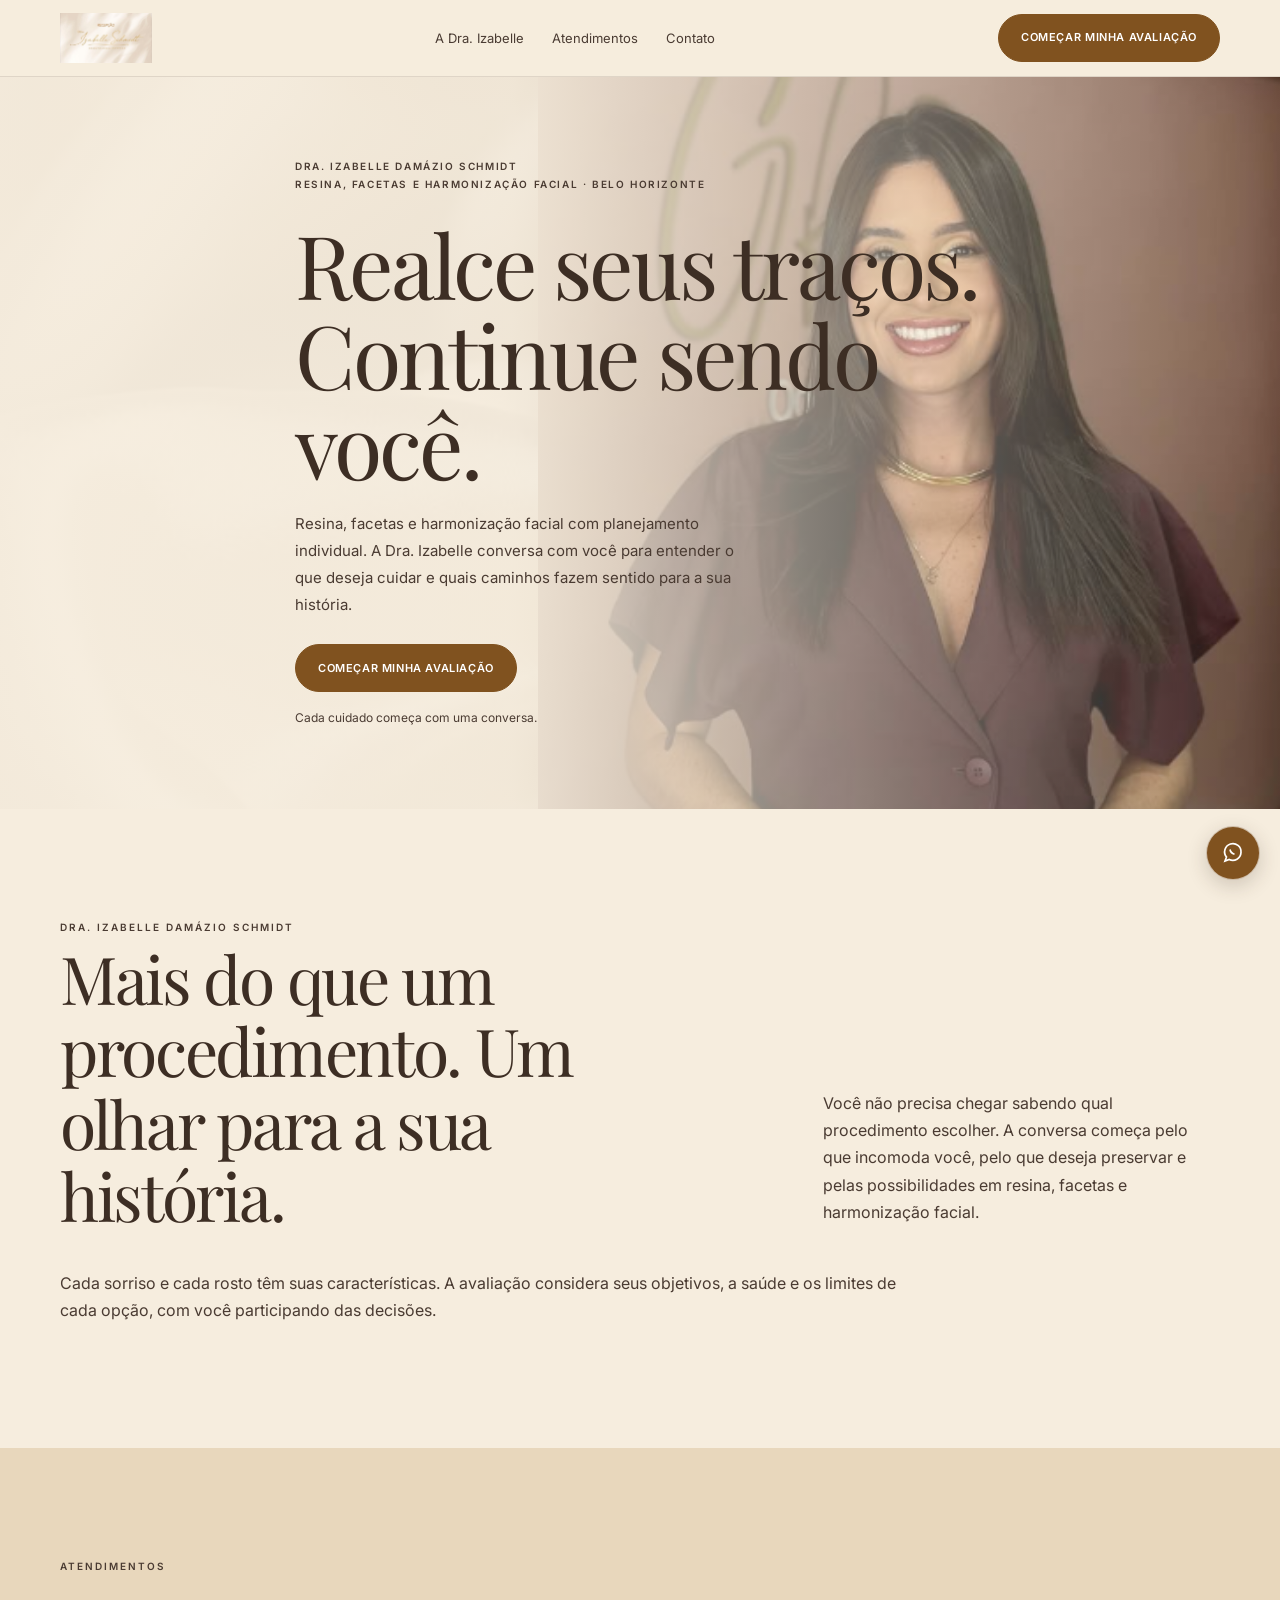
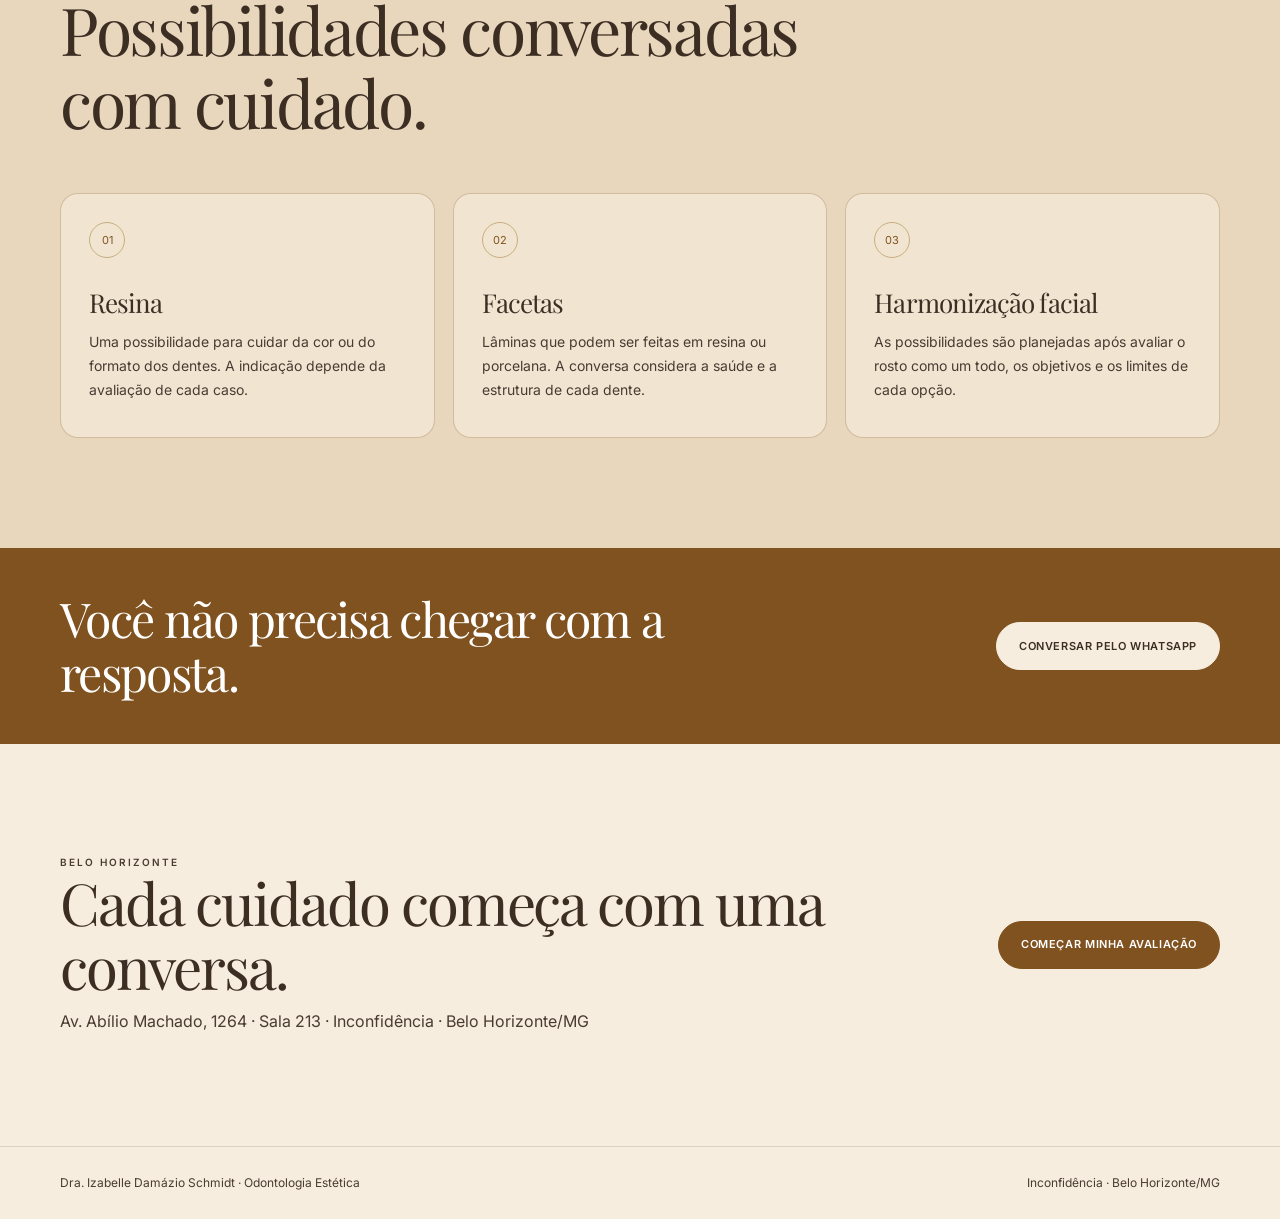
<file: landing-page.html>
<!doctype html>
<html lang="pt-BR">
<head>
  <meta charset="utf-8">
  <meta name="viewport" content="width=device-width, initial-scale=1">
  <meta name="theme-color" content="#F6EDDE">
  <title>Dra. Izabelle Damázio Schmidt | Odontologia Estética</title>
  <meta name="description" content="Resina, facetas e harmonização facial em Belo Horizonte. Conheça a Dra. Izabelle e converse sobre uma avaliação.">
  <link rel="preconnect" href="https://fonts.googleapis.com">
  <link rel="preconnect" href="https://fonts.gstatic.com" crossorigin>
  <link href="https://fonts.googleapis.com/css2?family=Inter:wght@400;500;600;700&family=Playfair+Display:wght@400;500;600&display=swap" rel="stylesheet">
  <style>
    :root{--cream:#F6EDDE;--sand:#E8D7BC;--coffee:#3D2E24;--body:#4A3B32;--bronze:#80521F;--line:#C7AD7D;--serif:"Playfair Display",Georgia,serif;--sans:Inter,Arial,sans-serif;--wrap:1160px}
    *{box-sizing:border-box}
    html{scroll-behavior:smooth;scroll-padding-top:88px}
    body{margin:0;background:var(--cream);color:var(--body);font:400 16px/1.7 var(--sans);-webkit-font-smoothing:antialiased}
    img{display:block;max-width:100%}
    a{color:inherit}
    .wrap{width:min(var(--wrap),calc(100% - 48px));margin-inline:auto}
    .eyebrow{margin:0 0 18px;color:var(--body);font-size:10px;font-weight:600;letter-spacing:.2em;text-transform:uppercase}
    h1,h2,h3,p{margin-top:0}
    .serif{font-family:var(--serif);font-weight:400;letter-spacing:-.035em;color:var(--coffee)}
    .site-header{position:sticky;top:0;z-index:20;background:rgba(246,237,222,.94);border-bottom:1px solid rgba(61,46,36,.12);backdrop-filter:blur(10px)}
    .header-inner{min-height:76px;display:flex;align-items:center;justify-content:space-between;gap:20px}
    .brand{display:flex;align-items:center;text-decoration:none}
    .brand img{width:92px;height:50px;object-fit:contain;object-position:left center}
    .nav{display:flex;align-items:center;gap:28px}
    .nav a{color:var(--body);font-size:13px;text-decoration:none}
    .nav a:hover,.nav a:focus-visible{color:var(--bronze);text-decoration:underline;text-underline-offset:5px}
    .header-cta,.button{display:inline-flex;align-items:center;justify-content:center;min-height:48px;padding:0 22px;border:1px solid var(--bronze);border-radius:999px;background:var(--bronze);color:#fff;text-decoration:none;font:600 11px/1.2 var(--sans);letter-spacing:.055em;text-transform:uppercase;transition:transform .2s,background-color .2s}
    .header-cta:hover,.button:hover{background:#684117;transform:translateY(-1px)}
    .menu-toggle{display:none;width:44px;height:44px;border:1px solid var(--line);border-radius:50%;background:transparent;color:var(--coffee);font-size:20px}
    .hero{position:relative;isolation:isolate;overflow:hidden;min-height:650px;display:grid;align-items:center;padding:56px 0;background:var(--cream) url("./assets/tecido-perolado.jpg") center/cover no-repeat}
    .hero:before{position:absolute;inset:0;z-index:-1;background:linear-gradient(90deg,rgba(246,237,222,.96) 0%,rgba(246,237,222,.92) 40%,rgba(246,237,222,.54) 63%,rgba(246,237,222,.04) 100%);content:""}
    .hero-photo{position:absolute;inset:0 0 0 auto;z-index:-2;width:58%;height:100%;overflow:hidden}
    .hero-photo img{width:100%;height:100%;object-fit:cover;object-position:center 22%}
    .hero-content{max-width:690px;padding:24px 0}
    .hero-kicker{max-width:420px;margin:0 0 26px;font-size:10px;font-weight:600;line-height:1.8;letter-spacing:.16em;text-transform:uppercase;color:var(--body)}
    .hero-kicker span{display:block}
    .hero h1{max-width:710px;margin:0 0 22px;font-size:clamp(48px,7.4vw,88px);line-height:1.02}
    .hero h1 span{display:block}
    .hero h1 em{font-style:normal}
    .hero-copy{max-width:440px;margin:0 0 26px;font-size:15px;line-height:1.8}
    .hero-note{margin:16px 0 0;font-size:12px}
    .section{padding:clamp(64px,9vw,110px) 0}
    .section--sand{background:var(--sand)}
    .intro-grid{display:grid;grid-template-columns:minmax(0,1.25fr) minmax(280px,.75fr);gap:clamp(40px,8vw,110px);align-items:end}
    .intro-grid h2{max-width:750px;margin:0;font-size:clamp(38px,5.4vw,66px);line-height:1.1}
    .intro-grid p{max-width:430px;margin:0 0 6px}
    .story-copy{max-width:850px;margin-top:38px}
    .story-copy p{margin:0 0 14px}
    .cards{display:grid;grid-template-columns:repeat(3,minmax(0,1fr));gap:18px;margin-top:38px}
    .card{min-height:245px;padding:28px;border:1px solid rgba(128,82,31,.28);border-radius:18px;background:rgba(246,237,222,.64)}
    .card-number{display:grid;width:36px;height:36px;place-items:center;margin-bottom:30px;border:1px solid var(--line);border-radius:50%;color:var(--bronze);font-size:11px}
    .card h3{margin-bottom:12px;font-size:26px;line-height:1.15}
    .card p{margin:0;font-size:14px}
    .conversation{padding:44px 0;background:var(--bronze);color:#fff}
    .conversation-inner{display:flex;align-items:center;justify-content:space-between;gap:28px}
    .conversation h2{max-width:650px;margin:0;color:#fff;font-size:clamp(30px,4vw,48px);line-height:1.12}
    .conversation .button{flex:0 0 auto;background:var(--cream);border-color:var(--cream);color:var(--coffee)}
    .conversation .button:hover{background:#fff}
    .contact-grid{display:grid;grid-template-columns:1fr auto;gap:30px;align-items:center}
    .contact-grid h2{margin:0 0 10px;font-size:clamp(38px,5vw,58px);line-height:1.1}
    .contact-grid p{margin:0}
    .site-footer{padding:26px 0;border-top:1px solid rgba(61,46,36,.14);font-size:12px}
    .footer-inner{display:flex;justify-content:space-between;gap:20px;flex-wrap:wrap}
    .footer-inner p{margin:0}
    .wa-float{position:fixed;right:20px;bottom:20px;z-index:25;display:grid;width:54px;height:54px;place-items:center;border:1px solid rgba(255,255,255,.6);border-radius:50%;background:var(--bronze);color:#fff;text-decoration:none;box-shadow:0 6px 20px rgba(61,46,36,.2)}
    .wa-float svg{width:24px;height:24px;fill:none;stroke:currentColor;stroke-width:1.7}
    a:focus-visible,button:focus-visible{outline:3px solid #9B6D31;outline-offset:4px}
    @media(max-width:760px){
      .wrap{width:calc(100% - 40px)}
      .header-inner{min-height:66px}
      .brand img{width:78px;height:44px}
      .menu-toggle{display:grid;place-items:center}
      .header-cta{display:none}
      .nav{position:absolute;top:100%;left:0;right:0;display:none;align-items:stretch;gap:0;padding:8px 20px 18px;border-bottom:1px solid rgba(61,46,36,.12);background:var(--cream)}
      .nav.is-open{display:flex;flex-direction:column}
      .nav a{padding:12px 0;border-bottom:1px solid rgba(61,46,36,.1)}
      .nav a:last-child{border:0}
      .hero{display:flex;flex-direction:column;align-items:stretch;min-height:0;padding:0 0 50px;background-size:100% auto;background-repeat:repeat-y}
      .hero:before{background:linear-gradient(180deg,rgba(246,237,222,.05) 0%,rgba(246,237,222,.08) 47%,rgba(246,237,222,.92) 100%)}
      .hero-photo{position:relative;inset:auto;width:100%;height:auto;aspect-ratio:1.4/1;margin:0 0 22px}
      .hero-photo img{object-position:center 20%}
      .hero-content{width:100%;max-width:none;padding:0 20px}
      .hero-kicker{margin-bottom:14px;font-size:9px;line-height:1.6;letter-spacing:.13em}
      .hero h1{font-size:clamp(40px,10.8vw,50px);line-height:1.08;letter-spacing:-.035em;margin-bottom:16px}
      .hero h1 span{display:inline}
      .hero-copy{max-width:38ch;font-size:14px;line-height:1.7;margin-bottom:19px}
      .intro-grid{grid-template-columns:1fr;gap:18px}
      .intro-grid h2{font-size:clamp(36px,9vw,46px)}
      .intro-grid p{font-size:14px}
      .story-copy{margin-top:24px}
      .cards{grid-template-columns:1fr;gap:12px;margin-top:24px}
      .card{min-height:0;padding:22px}
      .card-number{margin-bottom:18px}
      .card h3{font-size:23px}
      .conversation{padding:34px 0}
      .conversation-inner{align-items:flex-start;flex-direction:column}
      .conversation h2{font-size:clamp(29px,8vw,38px)}
      .contact-grid{grid-template-columns:1fr;gap:22px}
      .site-footer{padding-bottom:90px}
      .wa-float{right:15px;bottom:15px;width:50px;height:50px}
    }
    @media(prefers-reduced-motion:reduce){html{scroll-behavior:auto}.header-cta,.button{transition:none}}
  </style>
</head>
<body>
  <header class="site-header">
    <div class="wrap header-inner">
      <a class="brand" href="#inicio" aria-label="Dra. Izabelle Damázio Schmidt, início"><img src="./assets/logo-dra-izabelle.jpg" alt="Dra. Izabelle Damázio Schmidt"></a>
      <button class="menu-toggle" type="button" aria-label="Abrir menu" aria-expanded="false" aria-controls="navigation">☰</button>
      <nav class="nav" id="navigation" aria-label="Navegação principal">
        <a href="#sobre">A Dra. Izabelle</a><a href="#atendimentos">Atendimentos</a><a href="#contato">Contato</a>
      </nav>
      <a class="header-cta js-whatsapp" href="https://wa.me/553190967816?text=Ol%C3%A1!%20Vi%20o%20site%20da%20Dra%20Izabelle%20e%20gostaria%20de%20saber%20mais%20sobre%20uma%20avalia%C3%A7%C3%A3o." target="_blank" rel="noopener noreferrer">Começar minha avaliação</a>
    </div>
  </header>
  <main id="inicio">
    <section class="hero" aria-labelledby="hero-title">
      <div class="hero-photo"><img src="./assets/dra-izabelle-hero.png" alt="Dra. Izabelle Damázio Schmidt em seu consultório" width="421" height="502" fetchpriority="high"></div>
      <div class="wrap hero-content">
        <p class="hero-kicker"><span>Dra. Izabelle Damázio Schmidt</span><span>Resina, facetas e harmonização facial · Belo Horizonte</span></p>
        <h1 id="hero-title" class="serif"><span>Realce seus traços.</span><span>Continue sendo <em>você.</em></span></h1>
        <p class="hero-copy">Resina, facetas e harmonização facial com planejamento individual. A Dra. Izabelle conversa com você para entender o que deseja cuidar e quais caminhos fazem sentido para a sua história.</p>
        <a class="button js-whatsapp" href="https://wa.me/553190967816?text=Ol%C3%A1!%20Vi%20o%20site%20da%20Dra%20Izabelle%20e%20gostaria%20de%20saber%20mais%20sobre%20uma%20avalia%C3%A7%C3%A3o." target="_blank" rel="noopener noreferrer">Começar minha avaliação</a>
        <p class="hero-note">Cada cuidado começa com uma conversa.</p>
      </div>
    </section>
    <section class="section" id="sobre">
      <div class="wrap">
        <div class="intro-grid">
          <div><p class="eyebrow">Dra. Izabelle Damázio Schmidt</p><h2 class="serif">Mais do que um procedimento. Um olhar para a sua história.</h2></div>
          <p>Você não precisa chegar sabendo qual procedimento escolher. A conversa começa pelo que incomoda você, pelo que deseja preservar e pelas possibilidades em resina, facetas e harmonização facial.</p>
        </div>
        <div class="story-copy"><p>Cada sorriso e cada rosto têm suas características. A avaliação considera seus objetivos, a saúde e os limites de cada opção, com você participando das decisões.</p></div>
      </div>
    </section>
    <section class="section section--sand" id="atendimentos">
      <div class="wrap">
        <p class="eyebrow">Atendimentos</p>
        <h2 class="serif" style="max-width:780px;font-size:clamp(38px,5.4vw,66px);line-height:1.1">Possibilidades conversadas com cuidado.</h2>
        <div class="cards">
          <article class="card"><span class="card-number">01</span><h3 class="serif">Resina</h3><p>Uma possibilidade para cuidar da cor ou do formato dos dentes. A indicação depende da avaliação de cada caso.</p></article>
          <article class="card"><span class="card-number">02</span><h3 class="serif">Facetas</h3><p>Lâminas que podem ser feitas em resina ou porcelana. A conversa considera a saúde e a estrutura de cada dente.</p></article>
          <article class="card"><span class="card-number">03</span><h3 class="serif">Harmonização facial</h3><p>As possibilidades são planejadas após avaliar o rosto como um todo, os objetivos e os limites de cada opção.</p></article>
        </div>
      </div>
    </section>
    <section class="conversation">
      <div class="wrap conversation-inner"><h2 class="serif">Você não precisa chegar com a resposta.</h2><a class="button js-whatsapp" href="https://wa.me/553190967816?text=Ol%C3%A1!%20Vi%20o%20site%20da%20Dra%20Izabelle%20e%20gostaria%20de%20saber%20mais%20sobre%20uma%20avalia%C3%A7%C3%A3o." target="_blank" rel="noopener noreferrer">Conversar pelo WhatsApp</a></div>
    </section>
    <section class="section" id="contato">
      <div class="wrap contact-grid"><div><p class="eyebrow">Belo Horizonte</p><h2 class="serif">Cada cuidado começa com uma conversa.</h2><p>Av. Abílio Machado, 1264 · Sala 213 · Inconfidência · Belo Horizonte/MG</p></div><a class="button js-whatsapp" href="https://wa.me/553190967816?text=Ol%C3%A1!%20Vi%20o%20site%20da%20Dra%20Izabelle%20e%20gostaria%20de%20saber%20mais%20sobre%20uma%20avalia%C3%A7%C3%A3o." target="_blank" rel="noopener noreferrer">Começar minha avaliação</a></div>
    </section>
  </main>
  <footer class="site-footer"><div class="wrap footer-inner"><p>Dra. Izabelle Damázio Schmidt · Odontologia Estética</p><p>Inconfidência · Belo Horizonte/MG</p></div></footer>
  <a class="wa-float js-whatsapp" href="https://wa.me/553190967816?text=Ol%C3%A1!%20Vi%20o%20site%20da%20Dra%20Izabelle%20e%20gostaria%20de%20saber%20mais%20sobre%20uma%20avalia%C3%A7%C3%A3o." target="_blank" rel="noopener noreferrer" aria-label="Conversar com a Dra. Izabelle pelo WhatsApp"><svg viewBox="0 0 24 24" aria-hidden="true"><path d="M20 11.5a8.2 8.2 0 0 1-11.8 7L4 20l1.5-4A8.2 8.2 0 1 1 20 11.5Z"/><path d="M9 8.5c.5 2.5 2 4 4.5 4.7"/></svg></a>
  <script>
    const menu=document.querySelector('.menu-toggle'),nav=document.querySelector('#navigation');
    menu.addEventListener('click',()=>{const open=menu.getAttribute('aria-expanded')!=='true';menu.setAttribute('aria-expanded',String(open));menu.setAttribute('aria-label',open?'Fechar menu':'Abrir menu');nav.classList.toggle('is-open',open)});
    nav.querySelectorAll('a').forEach(link=>link.addEventListener('click',()=>{menu.setAttribute('aria-expanded','false');menu.setAttribute('aria-label','Abrir menu');nav.classList.remove('is-open')}));
  </script>
</body>
</html>
</file>
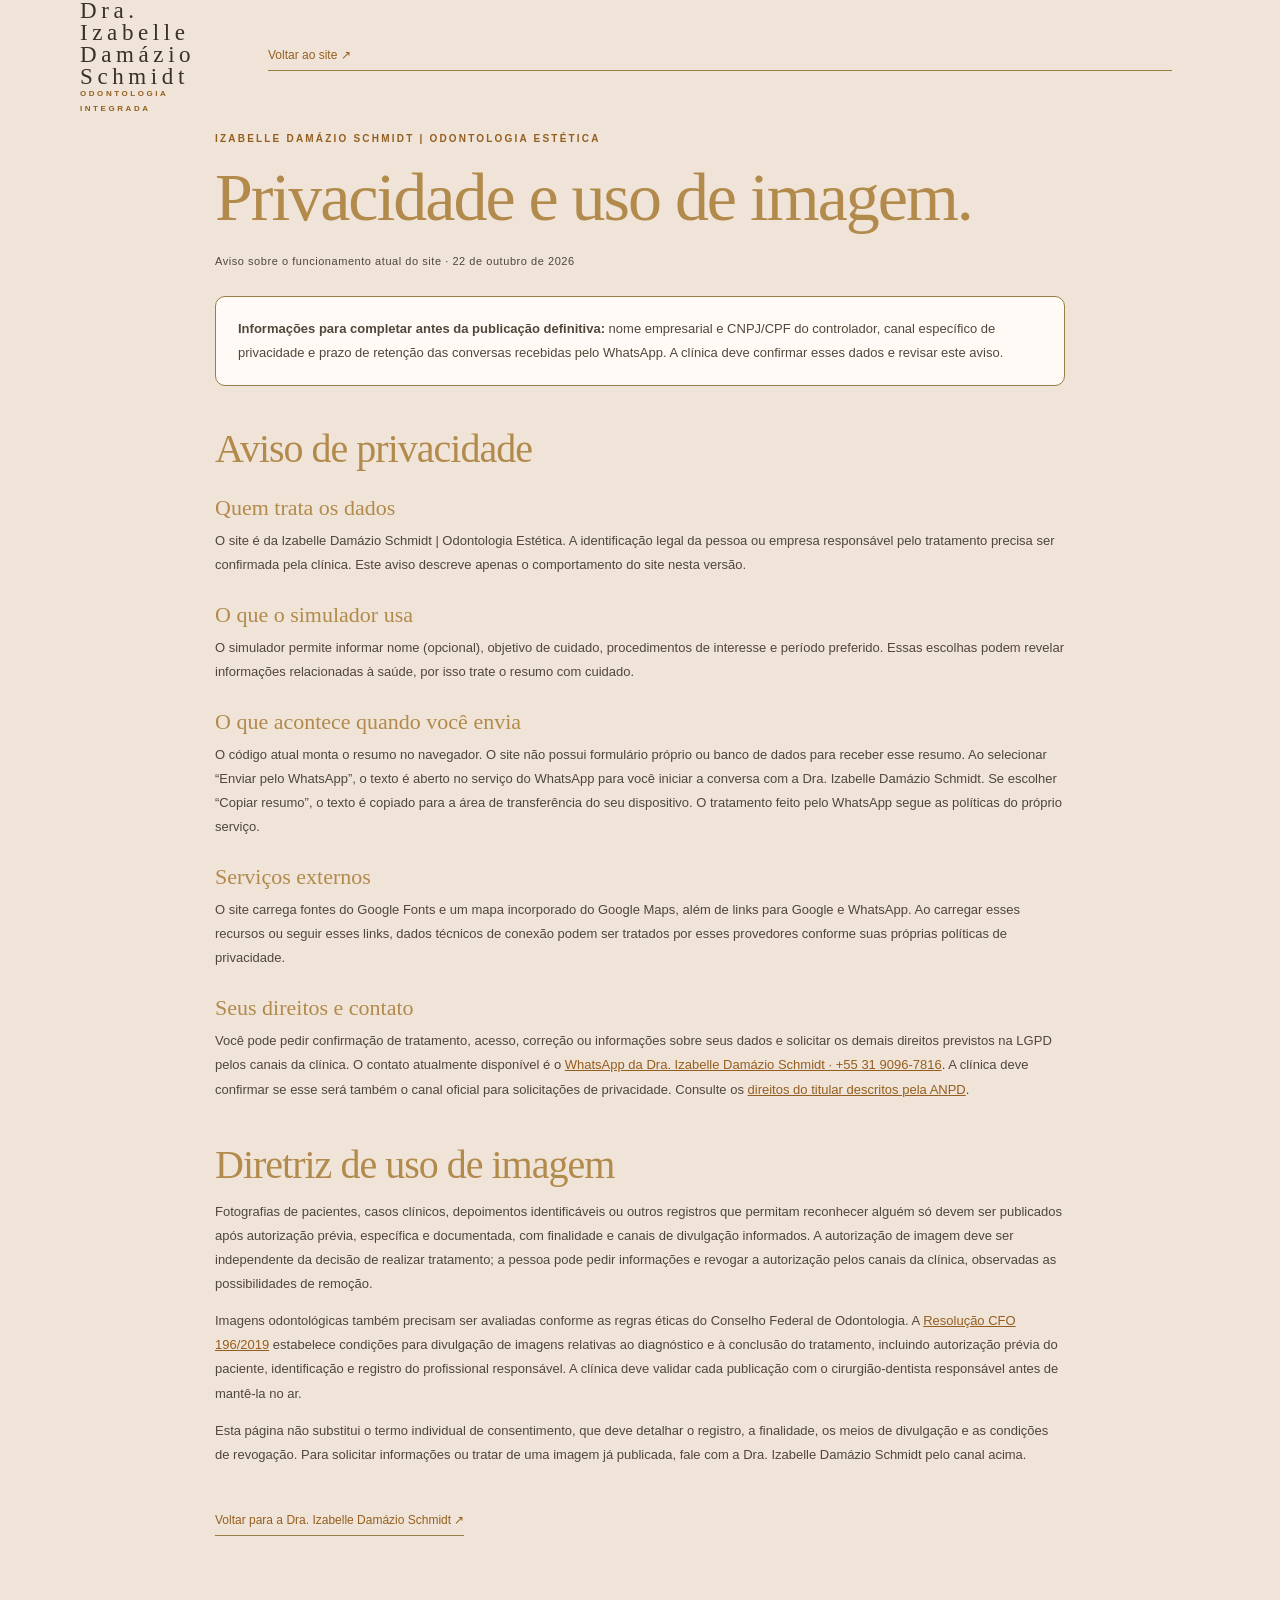
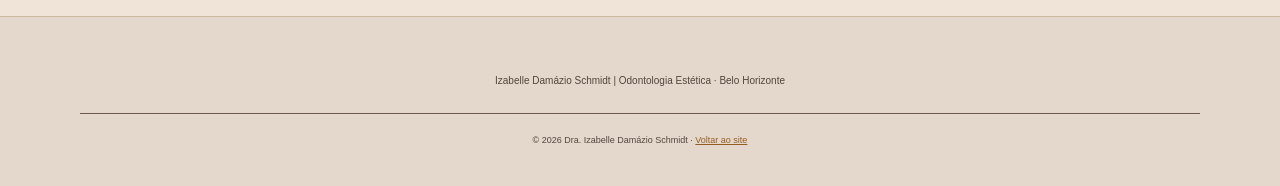
<file: privacidade.html>
<!doctype html>
<html lang="pt-BR"><head><meta charset="utf-8"><meta name="viewport" content="width=device-width, initial-scale=1"><meta name="theme-color" content="#F3ECE4"><title>Privacidade e uso de imagem | Dra. Izabelle Damázio Schmidt</title><meta name="description" content="Aviso de privacidade do site da Izabelle Damázio Schmidt | Odontologia Estética e diretrizes para o uso de imagens."><link rel="stylesheet" href="./style.css"></head><body>
<header class="site-header"><div class="wrap header-inner"><a class="wordmark" href="./index.html" aria-label="Dra. Izabelle Damázio Schmidt, página inicial"><strong>Dra. Izabelle Damázio Schmidt</strong><small>ODONTOLOGIA INTEGRADA</small></a><a class="text-link" href="./index.html">Voltar ao site ↗</a></div></header>
<main class="legal-page"><div class="wrap"><div class="eyebrow">Izabelle Damázio Schmidt | Odontologia Estética</div><h1 class="serif">Privacidade e uso de imagem.</h1><p class="legal-meta">Aviso sobre o funcionamento atual do site · 22 de outubro de 2026</p>
<div class="legal-panel"><p><strong>Informações para completar antes da publicação definitiva:</strong> nome empresarial e CNPJ/CPF do controlador, canal específico de privacidade e prazo de retenção das conversas recebidas pelo WhatsApp. A clínica deve confirmar esses dados e revisar este aviso.</p></div>
<section id="privacidade"><h2 class="serif">Aviso de privacidade</h2><h3>Quem trata os dados</h3><p>O site é da Izabelle Damázio Schmidt | Odontologia Estética. A identificação legal da pessoa ou empresa responsável pelo tratamento precisa ser confirmada pela clínica. Este aviso descreve apenas o comportamento do site nesta versão.</p>
<h3>O que o simulador usa</h3><p>O simulador permite informar nome (opcional), objetivo de cuidado, procedimentos de interesse e período preferido. Essas escolhas podem revelar informações relacionadas à saúde, por isso trate o resumo com cuidado.</p>
<h3>O que acontece quando você envia</h3><p>O código atual monta o resumo no navegador. O site não possui formulário próprio ou banco de dados para receber esse resumo. Ao selecionar “Enviar pelo WhatsApp”, o texto é aberto no serviço do WhatsApp para você iniciar a conversa com a Dra. Izabelle Damázio Schmidt. Se escolher “Copiar resumo”, o texto é copiado para a área de transferência do seu dispositivo. O tratamento feito pelo WhatsApp segue as políticas do próprio serviço.</p>
<h3>Serviços externos</h3><p>O site carrega fontes do Google Fonts e um mapa incorporado do Google Maps, além de links para Google e WhatsApp. Ao carregar esses recursos ou seguir esses links, dados técnicos de conexão podem ser tratados por esses provedores conforme suas próprias políticas de privacidade.</p>
<h3>Seus direitos e contato</h3><p>Você pode pedir confirmação de tratamento, acesso, correção ou informações sobre seus dados e solicitar os demais direitos previstos na LGPD pelos canais da clínica. O contato atualmente disponível é o <a href="https://wa.me/553190967816" target="_blank" rel="noopener noreferrer">WhatsApp da Dra. Izabelle Damázio Schmidt · +55 31 9096-7816</a>. A clínica deve confirmar se esse será também o canal oficial para solicitações de privacidade. Consulte os <a href="https://www.gov.br/anpd/pt-br/assuntos/titular-de-dados/direito-dos-titulares" target="_blank" rel="noopener noreferrer">direitos do titular descritos pela ANPD</a>.</p></section>
<section id="imagens"><h2 class="serif">Diretriz de uso de imagem</h2><p>Fotografias de pacientes, casos clínicos, depoimentos identificáveis ou outros registros que permitam reconhecer alguém só devem ser publicados após autorização prévia, específica e documentada, com finalidade e canais de divulgação informados. A autorização de imagem deve ser independente da decisão de realizar tratamento; a pessoa pode pedir informações e revogar a autorização pelos canais da clínica, observadas as possibilidades de remoção.</p><p>Imagens odontológicas também precisam ser avaliadas conforme as regras éticas do Conselho Federal de Odontologia. A <a href="https://sistemas.cfo.org.br/visualizar/atos/RESOLU%25C3%2587%25C3%2583O/SEC/2019/196" target="_blank" rel="noopener noreferrer">Resolução CFO 196/2019</a> estabelece condições para divulgação de imagens relativas ao diagnóstico e à conclusão do tratamento, incluindo autorização prévia do paciente, identificação e registro do profissional responsável. A clínica deve validar cada publicação com o cirurgião-dentista responsável antes de mantê-la no ar.</p><p>Esta página não substitui o termo individual de consentimento, que deve detalhar o registro, a finalidade, os meios de divulgação e as condições de revogação. Para solicitar informações ou tratar de uma imagem já publicada, fale com a Dra. Izabelle Damázio Schmidt pelo canal acima.</p></section>
<a class="text-link legal-back" href="./index.html">Voltar para a Dra. Izabelle Damázio Schmidt ↗</a></div></main>
<footer class="site-footer"><div class="wrap"><p>Izabelle Damázio Schmidt | Odontologia Estética · Belo Horizonte</p><p class="copyright">© <span id="year"></span> Dra. Izabelle Damázio Schmidt · <a href="./index.html">Voltar ao site</a></p></div></footer><script>document.querySelector('#year').textContent=new Date().getFullYear()</script></body></html>
</file>
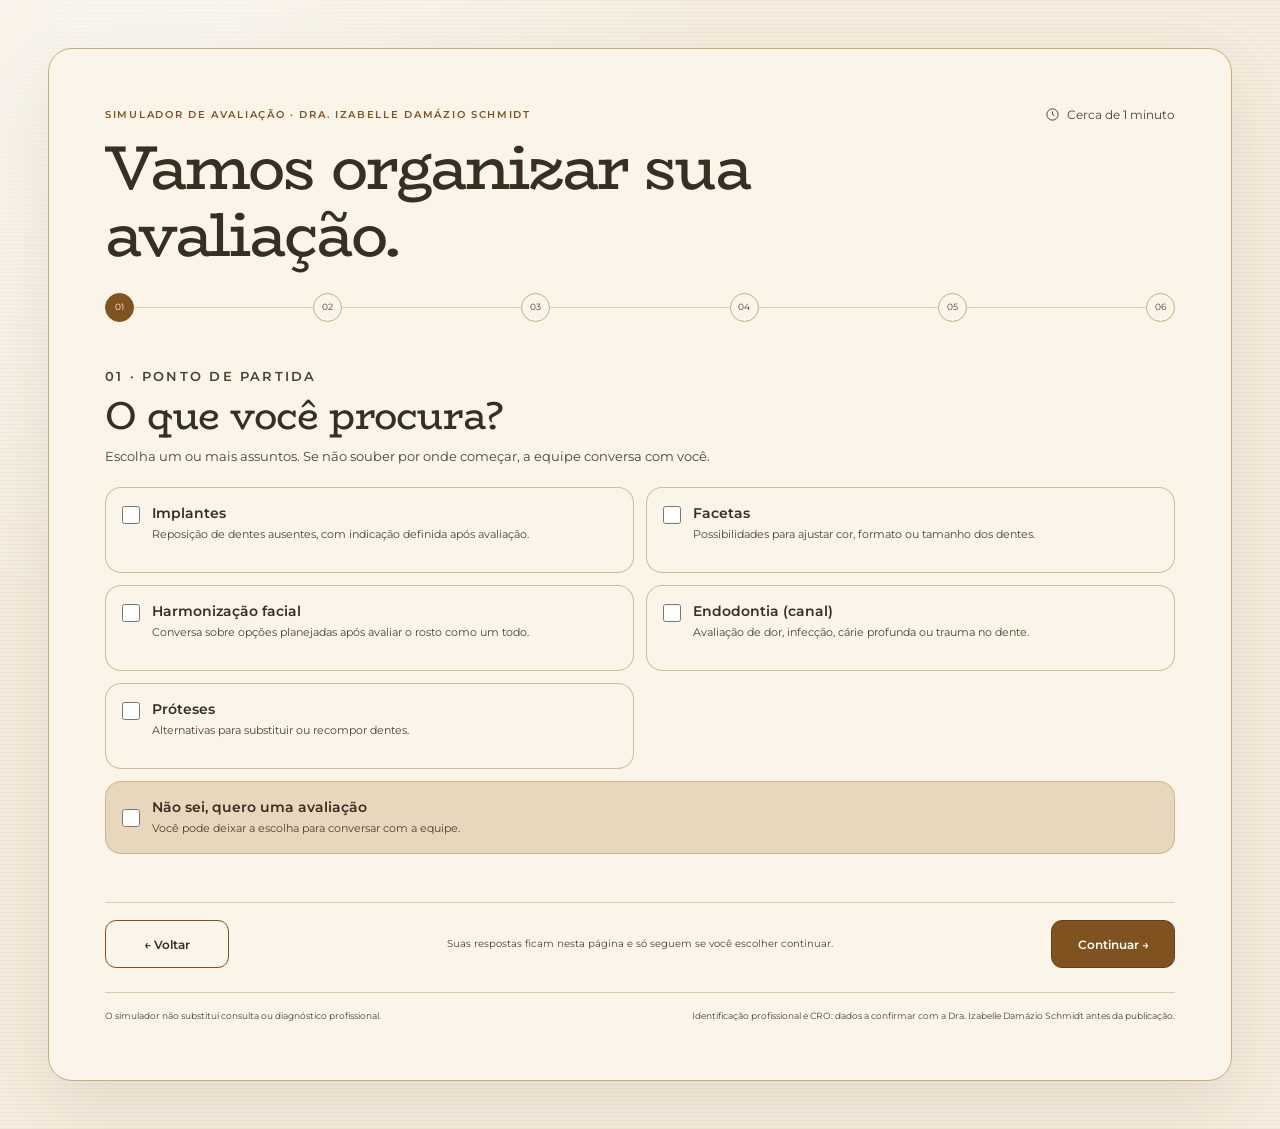
<file: simulador-avaliacao.html>
<!doctype html>
<html lang="pt-BR">
<head>
  <meta charset="utf-8">
  <meta name="viewport" content="width=device-width, initial-scale=1">
  <meta name="theme-color" content="#F0E4D8">
  <title>Simulador de avaliação | Izabelle Damázio Schmidt | Odontologia Estética</title>
  <link rel="preconnect" href="https://fonts.googleapis.com">
  <link rel="preconnect" href="https://fonts.gstatic.com" crossorigin>
  <link href="https://fonts.googleapis.com/css2?family=BioRhyme:wght@300;400;500;600;700&family=Montserrat:wght@400;500;600;700&display=swap" rel="stylesheet">
  <style>
    :root{color-scheme:light dark;--bg:#F0E4D8;--paper:#F0E4D8;--paper-2:#E4D8CC;--fabric-shadow:#E4CCC0;--signature:#987D46;--caramel:#945E20;--sand:#BCA480;--ink:#3A3027;--muted:#51463C;--line:#E4CCC0;--accent:#945E20;--accent-dark:#945E20;--focus:#987D46;--shadow:0 24px 70px #4b30241c;--serif:"BioRhyme",Georgia,serif;--sans:Montserrat,Arial,sans-serif}
    *{box-sizing:border-box}html{scroll-behavior:smooth}body{margin:0;min-height:100vh;padding:clamp(16px,4vw,48px);background:var(--bg);color:var(--ink);font:400 15px/1.6 var(--sans)}button,input{font:inherit}button{color:inherit}.shell{width:100%;max-width:none;margin:auto}.wizard{position:relative;overflow:hidden;width:100%;padding:clamp(24px,5vw,56px);border:1px solid var(--line);border-radius:24px;background:var(--paper);box-shadow:var(--shadow)}.topline{display:flex;justify-content:space-between;align-items:center;gap:18px}.kicker,.step-kicker{margin:0;color:var(--accent);font-size:10px;font-weight:600;letter-spacing:.17em;text-transform:uppercase}.duration{display:flex;align-items:center;gap:7px;color:var(--muted);font-size:12px;white-space:nowrap}.duration svg{width:15px;height:15px;stroke:currentColor;fill:none;stroke-width:1.6}.title{max-width:760px;margin:10px 0 25px;font:400 clamp(34px,6vw,62px)/1.08 var(--serif);letter-spacing:-.035em}.progress{position:relative;margin:0 0 clamp(28px,5vw,44px)}.progress:before,.progress-fill{position:absolute;top:14px;left:14px;height:1px;content:""}.progress:before{right:14px;background:color-mix(in srgb,var(--line) 55%,transparent)}.progress-fill{z-index:1;width:0;background:var(--accent);transition:width 250ms ease}.progress ol{position:relative;z-index:2;display:flex;justify-content:space-between;padding:0;margin:0;list-style:none}.progress li{display:grid;width:29px;height:29px;place-items:center;border:1px solid var(--line);border-radius:50%;background:var(--paper);color:var(--muted);font-size:9px;transition:background 250ms,color 250ms,border-color 250ms}.progress li[aria-current=step],.progress li.done{border-color:var(--accent);background:var(--accent);color:#fff8f4}.screen[hidden]{display:none}.screen{animation:enter 250ms ease both}.screen-heading{margin:0 0 20px}.screen-heading h2{margin:6px 0 8px;font:400 clamp(25px,4vw,39px)/1.15 var(--serif);letter-spacing:-.02em}.screen-heading p{max-width:720px;margin:0;color:var(--muted);font-size:13px}.card-grid{display:grid;grid-template-columns:repeat(2,minmax(0,1fr));gap:12px}.choice-card,.period-card{position:relative;display:flex;align-items:flex-start;gap:12px;min-width:0;min-height:86px;padding:16px;border:1px solid color-mix(in srgb,var(--line) 78%,transparent);border-radius:16px;background:var(--paper);cursor:pointer;transition:transform 250ms,border-color 250ms,background 250ms,box-shadow 250ms}.choice-card:hover,.period-card:hover{transform:translateY(-2px);border-color:var(--accent);box-shadow:0 8px 22px #593a3214}.choice-card:has(input:checked),.period-card:has(input:checked){border-color:var(--accent);background:var(--paper-2);box-shadow:inset 0 0 0 1px var(--accent)}.choice-card input,.period-card input{width:18px;height:18px;flex:0 0 auto;margin:2px 0 0;accent-color:var(--accent)}.choice-copy{display:grid;gap:4px;min-width:0}.choice-copy strong{font-size:14px;font-weight:600;line-height:1.35}.choice-copy small{color:var(--muted);font-size:11px;line-height:1.5}.choice-card.unsure{grid-column:1/-1;min-height:68px;align-items:center;background:var(--paper-2)}.help-note{margin:12px 0 0;color:var(--muted);font-size:11px}.question-block{padding:20px 0;border-top:1px solid color-mix(in srgb,var(--line) 58%,transparent)}.question-block:first-child{padding-top:0;border:0}.question-block h3{margin:0 0 12px;font:500 21px/1.25 var(--serif)}.question-block>p{margin:0 0 12px;color:var(--muted);font-size:12px}.pills{display:flex;flex-wrap:wrap;gap:8px}.pill{position:relative}.pill input{position:absolute;width:1px;height:1px;opacity:0}.pill span{display:block;padding:9px 13px;border:1px solid var(--line);border-radius:999px;background:var(--paper);font-size:12px;cursor:pointer;transition:background 250ms,color 250ms,border-color 250ms}.pill input:checked+span{border-color:var(--accent);background:var(--accent);color:#fff8f4}.pill input:focus-visible+span{outline:3px solid var(--focus);outline-offset:3px}.odontogram-wrap,.face-map-wrap{overflow:hidden;padding:15px;border:1px solid color-mix(in srgb,var(--line) 70%,transparent);border-radius:18px;background:var(--paper-2)}.svg-scroll{overflow-x:auto;padding:2px 0 7px;overscroll-behavior-inline:contain}.odontogram{display:block;width:100%;min-width:590px;height:auto}.arch-label{fill:var(--muted);font:10px var(--sans);letter-spacing:1px}.tooth-hit{cursor:pointer;outline:none}.tooth-shape{fill:var(--paper);stroke:var(--accent);stroke-width:1.5;transition:fill 180ms,stroke-width 180ms}.tooth-label{fill:var(--ink);font:8px var(--sans);pointer-events:none}.tooth-hit:hover .tooth-shape,.tooth-hit:focus .tooth-shape,.tooth-hit[aria-pressed=true] .tooth-shape{fill:var(--line);stroke-width:2.5}.face-map{display:block;width:min(100%,360px);height:auto;margin:auto}.face-outline{fill:var(--paper);stroke:var(--accent-dark);stroke-width:2}.face-detail{fill:none;stroke:var(--muted);stroke-width:1.5;stroke-linecap:round}.face-hit{cursor:pointer;outline:none}.face-hit ellipse{fill:#c99c8130;stroke:var(--accent);stroke-width:1.5;transition:fill 180ms,stroke-width 180ms}.face-hit:hover ellipse,.face-hit:focus ellipse,.face-hit[aria-pressed=true] ellipse{fill:#c99c81a0;stroke-width:3}.svg-instruction{margin:9px 0 0;color:var(--muted);font-size:10px;text-align:center}.urgent{margin:12px 0;padding:15px 17px;border:1px solid #a64632;border-left:4px solid #a64632;border-radius:12px;background:#a6463210;color:var(--ink)}.urgent strong{display:block;margin-bottom:5px;color:#8c2e20;font-size:13px}.urgent p{margin:4px 0;font-size:12px}.period-grid{display:grid;grid-template-columns:repeat(3,minmax(0,1fr));gap:12px}.period-card{min-height:112px;align-items:center}.period-icon{display:grid;width:38px;height:38px;flex:0 0 auto;place-items:center;border:1px solid var(--line);border-radius:50%;color:var(--accent)}.period-icon svg{width:19px;height:19px;fill:none;stroke:currentColor;stroke-width:1.5;stroke-linecap:round;stroke-linejoin:round}.period-card .choice-copy strong{font:500 20px var(--serif)}.period-card .choice-copy small{font-size:10px}.chip-list{display:flex;flex-wrap:wrap;gap:8px;margin-top:18px}.chip-list legend{margin-bottom:9px;color:var(--muted);font-size:11px}.hours{margin:17px 0 0;padding:12px 14px;border-left:2px solid var(--line);background:var(--paper-2);color:var(--muted);font-size:11px}.hours.alert{color:var(--ink)}.scanner{display:grid;min-height:260px;place-items:center;text-align:center}.scanner-visual{position:relative;display:grid;width:104px;height:104px;place-items:center;margin:0 auto 18px;border:1px solid var(--line);border-radius:50%;color:var(--accent)}.scanner-visual svg{width:42px;height:42px;fill:none;stroke:currentColor;stroke-width:1.4}.scanner-visual:after{position:absolute;top:10px;left:10px;width:calc(100% - 20px);height:2px;background:var(--accent);box-shadow:0 0 12px var(--accent);content:"";animation:scan 1s ease-in-out infinite alternate}.scanner h2{margin:0;font:400 28px var(--serif)}.scanner p{margin:7px 0;color:var(--muted);font-size:12px}.summary-card{padding:clamp(18px,3vw,28px);border:1px solid var(--line);border-radius:18px;background:var(--paper-2)}.summary-head{display:flex;justify-content:space-between;gap:12px;align-items:flex-start;padding-bottom:14px;border-bottom:1px solid color-mix(in srgb,var(--line) 65%,transparent)}.summary-head h3{margin:0;font:400 25px var(--serif)}.summary-head p{margin:2px 0 0;color:var(--muted);font-size:11px}.summary-dl{display:grid;grid-template-columns:1fr 1fr;gap:14px;margin:17px 0}.summary-dl div{min-width:0}.summary-dl dt{color:var(--accent);font-size:9px;font-weight:700;letter-spacing:.12em;text-transform:uppercase}.summary-dl dd{margin:4px 0 0;font-size:12px;overflow-wrap:anywhere}.procedure-explanation{padding:13px 0;border-top:1px solid color-mix(in srgb,var(--line) 55%,transparent)}.procedure-explanation h4{margin:0 0 5px;font:500 18px var(--serif)}.procedure-explanation p{margin:0;color:var(--muted);font-size:11px;line-height:1.65}.eval-steps{margin:15px 0 0;padding:13px 15px;border-radius:12px;background:var(--paper);color:var(--muted);font-size:11px}.eval-steps strong{display:block;margin-bottom:4px;color:var(--ink)}.eval-steps p{margin:0}.optional-name{display:grid;gap:6px;margin-top:17px;font-size:11px}.optional-name input{width:100%;padding:12px 13px;border:1px solid var(--line);border-radius:10px;background:var(--paper);color:var(--ink)}.actions{display:grid;gap:11px}.ready-card{padding:20px;border:1px solid var(--line);border-radius:16px;background:var(--paper-2)}.ready-card h2{margin:0 0 5px;font:400 26px var(--serif)}.ready-card p{margin:0;color:var(--muted);font-size:12px}.btn-row{display:flex;flex-wrap:wrap;gap:10px;margin-top:17px}.btn{display:inline-flex;min-height:48px;align-items:center;justify-content:center;gap:9px;padding:12px 18px;border:1px solid var(--accent);border-radius:11px;background:transparent;color:var(--ink);font-size:12px;font-weight:600;text-decoration:none;cursor:pointer;transition:transform 250ms,background 250ms,color 250ms,box-shadow 250ms}.btn:hover{transform:translateY(-2px);box-shadow:0 7px 18px #593a321a}.btn.primary{background:var(--accent-dark);border-color:var(--accent-dark);color:#fff8f4}.btn.primary:hover{background:var(--accent)}.btn svg{width:17px;height:17px;fill:none;stroke:currentColor;stroke-width:1.7;stroke-linecap:round;stroke-linejoin:round}.inline-status{min-height:1.5em;margin:4px 0 0;color:var(--muted);font-size:11px}.notice{padding:12px 14px;border-radius:12px;background:var(--paper-2);color:var(--muted);font-size:10px;line-height:1.6}.notice strong{color:var(--ink)}.footer{display:flex;justify-content:space-between;gap:18px;align-items:flex-end;margin-top:24px;padding-top:16px;border-top:1px solid color-mix(in srgb,var(--line) 60%,transparent);color:var(--muted);font-size:9px}.footer p{margin:0}.footer-name{max-width:55%;text-align:right}.nav{display:flex;align-items:center;justify-content:space-between;gap:12px;margin-top:22px;padding-top:17px;border-top:1px solid color-mix(in srgb,var(--line) 55%,transparent)}.nav .btn{min-width:124px}.nav .hint{flex:1;color:var(--muted);font-size:10px;text-align:center}.nav[hidden]{display:none}.form-error{min-height:1.4em;margin:11px 0 0;color:#8c2e20;font-size:11px}.sr-only{position:absolute!important;width:1px!important;height:1px!important;padding:0!important;margin:-1px!important;overflow:hidden!important;clip:rect(0,0,0,0)!important;white-space:nowrap!important;border:0!important}button:focus-visible,a:focus-visible,input:focus-visible{outline:3px solid var(--focus);outline-offset:3px}
    @keyframes enter{from{opacity:0;transform:translateY(6px)}to{opacity:1;transform:none}}@keyframes scan{from{transform:translateY(0);opacity:.5}to{transform:translateY(82px);opacity:1}}
    @media(max-width:650px){body{padding:12px}.wizard{padding:22px 17px;border-radius:20px}.topline{align-items:flex-start}.duration{font-size:10px}.title{font-size:clamp(34px,9vw,46px);margin-bottom:22px}.card-grid{grid-template-columns:1fr}.choice-card.unsure{grid-column:auto}.period-grid{grid-template-columns:1fr;gap:8px}.period-card{min-height:76px}.summary-dl{grid-template-columns:1fr;gap:10px}.footer{display:grid;align-items:start}.footer-name{max-width:none;text-align:left}.nav .hint{display:none}.nav .btn{min-width:0;flex:1}.btn-row{display:grid;grid-template-columns:1fr}.btn-row .btn{width:100%}.question-block{padding-block:15px}}
    @media(prefers-color-scheme:dark){:root{color-scheme:dark;--bg:#201a18;--paper:#302522;--paper-2:#3e302b;--ink:#f7eee9;--muted:#d2beb5;--line:#a77961;--accent:#d2a17e;--accent-dark:#754d3d;--focus:#f1c28e;--shadow:0 24px 70px #0005}.choice-card:has(input:checked),.period-card:has(input:checked){background:#60483e}.tooth-shape{fill:#302522}.tooth-hit:hover .tooth-shape,.tooth-hit:focus .tooth-shape,.tooth-hit[aria-pressed=true] .tooth-shape{fill:#a77961}.face-outline{fill:#302522;stroke:#d2beb5}.urgent{background:#9c3b2a2b}.urgent strong{color:#ffb4a6}.btn.primary{color:#fff8f4}}
    @media(prefers-reduced-motion:reduce){*,*:before,*:after{scroll-behavior:auto!important;animation-duration:.01ms!important;animation-iteration-count:1!important;transition-duration:.01ms!important}}
  </style>
  <link rel="stylesheet" href="./simulador-paleta-teste.css">
</head>
<body>
<main class="shell">
  <div class="wizard" id="simulador" aria-labelledby="page-title">
    <div class="topline"><p class="kicker">SIMULADOR DE AVALIAÇÃO · Dra. Izabelle Damázio Schmidt</p><span class="duration"><svg viewBox="0 0 24 24" aria-hidden="true"><circle cx="12" cy="12" r="9"/><path d="M12 7v5l3 2"/></svg>Cerca de 1 minuto</span></div>
    <h1 class="title" id="page-title">Vamos organizar sua avaliação.</h1>
    <div class="progress" aria-label="Progresso do simulador"><div class="progress-fill" id="progress-fill"></div><ol><li aria-current="step">01</li><li>02</li><li>03</li><li>04</li><li>05</li><li>06</li></ol></div>
    <form id="evaluation-form" novalidate>
      <div id="live-region" aria-live="polite" aria-atomic="false">
        <section class="screen" data-screen="0" aria-labelledby="step-one-title">
          <div class="screen-heading"><p class="step-kicker">01 · PONTO DE PARTIDA</p><h2 id="step-one-title" tabindex="-1">O que você procura?</h2><p>Escolha um ou mais assuntos. Se não souber por onde começar, a equipe conversa com você.</p></div>
          <div class="card-grid" id="procedure-options">
            <label class="choice-card"><input type="checkbox" name="procedure" value="Implantes"><span class="choice-copy"><strong>Implantes</strong><small>Reposição de dentes ausentes, com indicação definida após avaliação.</small></span></label>
            <label class="choice-card"><input type="checkbox" name="procedure" value="Facetas"><span class="choice-copy"><strong>Facetas</strong><small>Possibilidades para ajustar cor, formato ou tamanho dos dentes.</small></span></label>
            <label class="choice-card"><input type="checkbox" name="procedure" value="Harmonização facial"><span class="choice-copy"><strong>Harmonização facial</strong><small>Conversa sobre opções planejadas após avaliar o rosto como um todo.</small></span></label>
            <label class="choice-card"><input type="checkbox" name="procedure" value="Endodontia (canal)"><span class="choice-copy"><strong>Endodontia (canal)</strong><small>Avaliação de dor, infecção, cárie profunda ou trauma no dente.</small></span></label>
            <label class="choice-card"><input type="checkbox" name="procedure" value="Próteses"><span class="choice-copy"><strong>Próteses</strong><small>Alternativas para substituir ou recompor dentes.</small></span></label>
            <label class="choice-card unsure"><input type="checkbox" name="procedure" value="Não sei, quero uma avaliação"><span class="choice-copy"><strong>Não sei, quero uma avaliação</strong><small>Você pode deixar a escolha para conversar com a equipe.</small></span></label>
          </div><p class="form-error" id="procedure-error" role="status"></p>
        </section>
        <section class="screen" data-screen="1" aria-labelledby="step-two-title" hidden>
          <div class="screen-heading"><p class="step-kicker">02 · ALGUMAS PERGUNTAS</p><h2 id="step-two-title" tabindex="-1">Conte só o que souber.</h2><p>As respostas são opcionais e ajudam a organizar a conversa. Não são um diagnóstico.</p></div>
          <div id="dynamic-questions"></div>
        </section>
        <section class="screen" data-screen="2" aria-labelledby="step-three-title" hidden>
          <div class="screen-heading"><p class="step-kicker">03 · SUA PREFERÊNCIA</p><h2 id="step-three-title" tabindex="-1">Qual período funciona melhor?</h2><p>A equipe confirma a disponibilidade com você pelo WhatsApp.</p></div>
          <fieldset style="border:0;padding:0;margin:0"><legend class="sr-only">Escolha o melhor período</legend><div class="period-grid">
            <label class="period-card"><input type="radio" name="period" value="Manhã"><span class="period-icon"><svg viewBox="0 0 24 24" aria-hidden="true"><circle cx="12" cy="12" r="4"/><path d="M12 2v2m0 16v2M4.93 4.93l1.42 1.42m11.3 11.3 1.42 1.42M2 12h2m16 0h2M4.93 19.07l1.42-1.42m11.3-11.3 1.42-1.42"/></svg></span><span class="choice-copy"><strong>Manhã</strong><small>Prefiro conversar pela manhã</small></span></label>
            <label class="period-card"><input type="radio" name="period" value="Tarde"><span class="period-icon"><svg viewBox="0 0 24 24" aria-hidden="true"><path d="M20.5 15.5A8.5 8.5 0 0 1 8.5 3.8 8.5 8.5 0 1 0 20.5 15.5Z"/></svg></span><span class="choice-copy"><strong>Tarde</strong><small>Prefiro conversar à tarde</small></span></label>
            <label class="period-card"><input type="radio" name="period" value="Horário flexível"><span class="period-icon"><svg viewBox="0 0 24 24" aria-hidden="true"><circle cx="12" cy="12" r="9"/><path d="M12 7v5l3 2"/></svg></span><span class="choice-copy"><strong>Horário flexível</strong><small>Posso combinar com a equipe</small></span></label>
          </div></fieldset>
          <fieldset class="chip-list" style="border:0;padding:0"><legend>Se quiser, indique também:</legend><label class="pill"><input type="checkbox" name="availability" value="Dias úteis"><span>Dias úteis</span></label><label class="pill"><input type="checkbox" name="availability" value="Sábado"><span>Sábado</span></label><label class="pill"><input type="checkbox" name="availability" value="Depois das 18h"><span>Depois das 18h</span></label></fieldset>
          <p class="hours" id="clinic-hours"></p><p class="hours" id="saturday-note" hidden></p><p class="form-error" id="period-error" role="status"></p>
        </section>
        <section class="screen" data-screen="3" aria-labelledby="scan-title" hidden>
          <div class="scanner"><div><div class="scanner-visual"><svg viewBox="0 0 24 24" aria-hidden="true"><path d="M4 8V5a1 1 0 0 1 1-1h3m8 0h3a1 1 0 0 1 1 1v3M20 16v3a1 1 0 0 1-1 1h-3m-8 0H5a1 1 0 0 1-1-1v-3M7 12h10M9 9v6m6-6v6"/></svg></div><h2 id="scan-title" tabindex="-1">Organizando sua avaliação…</h2><p>Estamos reunindo as respostas neste dispositivo.</p></div></div>
        </section>
        <section class="screen" data-screen="4" aria-labelledby="summary-title" hidden>
          <div class="screen-heading"><p class="step-kicker">05 · SUA FICHA</p><h2 id="summary-title" tabindex="-1">Confira o resumo.</h2><p>Você poderá voltar e editar antes de abrir o WhatsApp.</p></div>
          <div class="summary-card"><div class="summary-head"><div><h3>Ficha de avaliação</h3><p>Izabelle Damázio Schmidt | Odontologia Estética · Belo Horizonte</p></div><span class="kicker">RASCUNHO</span></div><dl class="summary-dl"><div><dt>Interesses</dt><dd id="summary-procedures"></dd></div><div><dt>Período</dt><dd id="summary-period"></dd></div><div><dt>Disponibilidade</dt><dd id="summary-availability"></dd></div><div><dt>Respostas</dt><dd id="summary-answers"></dd></div></dl><div id="summary-explanations"></div><div class="eval-steps"><strong>O que acontece na avaliação</strong><p>Conversa sobre queixas e objetivos, exame clínico, exames de imagem quando necessários, explicação das opções e dos limites, e definição do plano com você.</p></div><label class="optional-name" for="patient-name">Seu nome <span>(opcional)</span><input id="patient-name" name="patientName" type="text" autocomplete="name" maxlength="80" placeholder="Como podemos chamar você?"></label></div>
        </section>
        <section class="screen" data-screen="5" aria-labelledby="actions-title" hidden>
          <div class="screen-heading"><p class="step-kicker">06 · PRÓXIMO PASSO</p><h2 id="actions-title" tabindex="-1">Sua mensagem está pronta.</h2><p>Confira e escolha como quer continuar. Nada será enviado sem sua confirmação no WhatsApp.</p></div>
          <div class="actions"><div class="ready-card"><h2>Conversa com a equipe Dra. Izabelle Damázio Schmidt</h2><p id="ready-summary"></p><div class="btn-row">
            <a class="btn primary" id="whatsapp-link" href="#" target="_blank" rel="noopener noreferrer"><svg viewBox="0 0 24 24" aria-hidden="true"><path d="M20 11.5a8 8 0 0 1-11.8 7L4 20l1.5-4A8 8 0 1 1 20 11.5Z"/><path d="M9 8.5c.5 2.5 2 4 4.5 4.7"/></svg>Enviar pelo WhatsApp</a>
            <button class="btn" id="copy-button" type="button"><svg viewBox="0 0 24 24" aria-hidden="true"><rect x="8" y="8" width="12" height="12" rx="2"/><path d="M16 8V5a2 2 0 0 0-2-2H5a2 2 0 0 0-2 2v9a2 2 0 0 0 2 2h3"/></svg>Copiar resumo</button>
            <button class="btn" id="edit-button" type="button">← Voltar e editar</button>
          </div><p class="inline-status" id="copy-status" aria-live="polite"></p></div><p class="notice"><strong>O simulador não é diagnóstico.</strong> A indicação de qualquer tratamento depende de avaliação individual com a profissional.</p></div>
        </section>
      </div>
      <div class="nav" id="wizard-nav"><button class="btn" id="back-button" type="button" hidden>← Voltar</button><span class="hint" id="nav-hint">Suas respostas ficam nesta página e só seguem se você escolher continuar.</span><button class="btn primary" id="next-button" type="button">Continuar →</button></div>
    </form>
    <footer class="footer"><p>O simulador não substitui consulta ou diagnóstico profissional.</p><p class="footer-name" id="professional-footer"></p></footer>
  </div>
</main>
<script>
  // Complete these fields with clinic-confirmed information before publishing.
  const CONFIG = Object.freeze({clinicName:"Izabelle Damázio Schmidt | Odontologia Estética", city:"Belo Horizonte", whatsapp:"553190967816", clinicHours:"", saturdayHours:"", professionalName:"", croUf:"", croNumber:""});
  const EXPLANATIONS = {
    "Implantes":"O implante é um pino, geralmente de titânio, colocado no osso para substituir a raiz de um dente ausente. A indicação depende da saúde da gengiva e da quantidade de osso, e a avaliação costuma incluir exames de imagem.",
    "Facetas":"Facetas são lâminas finas coladas na frente dos dentes para ajustar cor, formato ou tamanho, feitas em resina composta ou em porcelana. A indicação depende da saúde e da estrutura de cada dente.",
    "Harmonização facial":"Conjunto de procedimentos que podem incluir toxina botulínica (botox), preenchedores e bioestimuladores, sempre planejados depois de avaliar o rosto como um todo. A indicação é individual e feita por profissional habilitado.",
    "Endodontia (canal)":"É o tratamento de canal. Remove a polpa inflamada ou infectada, limpa e sela o interior do dente, o que pode permitir que ele seja mantido na boca. É indicado em casos como dor, infecção, cárie profunda ou trauma, e depende de avaliação.",
    "Próteses":"Substituem ou recompõem dentes. Podem ser coroas, pontes ou próteses removíveis, parciais ou totais. A escolha depende do caso, dos dentes que restam e das suas necessidades."
  };
  const $=(s,root=document)=>root.querySelector(s), $$=(s,root=document)=>[...root.querySelectorAll(s)];
  const form=$("#evaluation-form"), screens=$$(".screen"), progressItems=$$(".progress li"), progressFill=$("#progress-fill"), nav=$("#wizard-nav"), back=$("#back-button"), next=$("#next-button");
  let current=0, scanTimer=0;
  const selectedTeeth=new Set(), selectedFace=new Set();
  const vibrate=()=>{if("vibrate" in navigator)try{navigator.vibrate(18)}catch{}};
  const picks=()=>$$('input[name="procedure"]:checked').map(el=>el.value);
  const isPicked=name=>picks().includes(name);
  const safeText=value=>String(value).replace(/[&<>"']/g,c=>({"&":"&amp;","<":"&lt;",">":"&gt;","\"":"&quot;","'":"&#39;"}[c]));
  function setScreen(index,{focus=true}={}){clearTimeout(scanTimer);current=index;screens.forEach((screen,i)=>screen.hidden=i!==index);progressItems.forEach((item,i)=>{item.classList.toggle("done",i<index);if(i===index)item.setAttribute("aria-current","step");else item.removeAttribute("aria-current")});progressFill.style.width=`${index/5*100}%`;back.hidden=index===0||index===3||index===5;next.hidden=index===3||index===5;nav.hidden=index===3||index===5;next.textContent=index===4?"Continuar para enviar →":"Continuar →";if(focus){const heading=$("h1,h2",screens[index]);if(heading)requestAnimationFrame(()=>heading.focus())}if(index===4)renderSummary();if(index===5)renderMessage()}
  function toothRow(nums,y){const g=document.createElementNS("http://www.w3.org/2000/svg","g");nums.forEach((num,i)=>{const x=10+i*39;const hit=document.createElementNS(g.namespaceURI,"g");hit.setAttribute("class","tooth-hit");hit.setAttribute("role","button");hit.setAttribute("tabindex","0");hit.setAttribute("data-tooth",String(num));hit.setAttribute("aria-pressed",String(selectedTeeth.has(String(num))));hit.setAttribute("aria-label",`Dente ${num}${selectedTeeth.has(String(num))?", selecionado":""}`);const rect=document.createElementNS(g.namespaceURI,"rect");rect.setAttribute("class","tooth-shape");rect.setAttribute("x",String(x));rect.setAttribute("y",String(y));rect.setAttribute("width","32");rect.setAttribute("height","42");rect.setAttribute("rx","9");const text=document.createElementNS(g.namespaceURI,"text");text.setAttribute("class","tooth-label");text.setAttribute("x",String(x+16));text.setAttribute("y",String(y+25));text.setAttribute("text-anchor","middle");text.textContent=String(num);hit.append(rect,text);hit.addEventListener("click",()=>toggleTooth(hit,String(num)));hit.addEventListener("keydown",e=>{if(e.key==="Enter"||e.key===" "){e.preventDefault();toggleTooth(hit,String(num))}});g.append(hit)});return g}
  const dental=$("#odontogram");if(dental){const topLabel=document.createElementNS(dental.namespaceURI,"text");topLabel.setAttribute("x","10");topLabel.setAttribute("y","19");topLabel.setAttribute("class","arch-label");topLabel.textContent="SUPERIOR";dental.append(topLabel,toothRow([18,17,16,15,14,13,12,11,21,22,23,24,25,26,27,28],28));const bottomLabel=document.createElementNS(dental.namespaceURI,"text");bottomLabel.setAttribute("x","10");bottomLabel.setAttribute("y","99");bottomLabel.setAttribute("class","arch-label");bottomLabel.textContent="INFERIOR";dental.append(bottomLabel,toothRow([48,47,46,45,44,43,42,41,31,32,33,34,35,36,37,38],108))}
  function toggleTooth(el,id){if(selectedTeeth.has(id))selectedTeeth.delete(id);else selectedTeeth.add(id);el.setAttribute("aria-pressed",String(selectedTeeth.has(id)));el.setAttribute("aria-label",`Dente ${id}${selectedTeeth.has(id)?", selecionado":""}`);vibrate()}
  function buildQuestions(){const host=$("#dynamic-questions");host.replaceChildren();const chosen=picks();if(!chosen.some(name=>["Implantes","Facetas","Harmonização facial","Endodontia (canal)","Próteses"].includes(name))){const p=document.createElement("p");p.className="help-note";p.textContent="Você pode conversar com a equipe e decidir juntos por onde começar.";host.append(p);return}
    if(isPicked("Implantes")){const block=document.createElement("section");block.className="question-block";block.innerHTML='<h3>Quantos dentes faltam?</h3><div class="pills"><label class="pill"><input type="radio" name="missingCount" value="1"><span>1</span></label><label class="pill"><input type="radio" name="missingCount" value="2 a 3"><span>2 a 3</span></label><label class="pill"><input type="radio" name="missingCount" value="Vários"><span>Vários</span></label><label class="pill"><input type="radio" name="missingCount" value="Todos"><span>Todos</span></label><label class="pill"><input type="radio" name="missingCount" value="Não sei"><span>Não sei</span></label></div>';host.append(block)}
    if(isPicked("Facetas")){const block=document.createElement("section");block.className="question-block";block.innerHTML='<h3>O que você quer mudar?</h3><div class="pills">'+["Cor","Formato","Tamanho","Espaços entre os dentes","Dente quebrado ou desgastado"].map((x,i)=>`<label class="pill"><input type="checkbox" name="facets" value="${safeText(x)}"><span>${safeText(x)}</span></label>`).join("")+'</div>';host.append(block)}
    if(isPicked("Harmonização facial")){const block=document.createElement("section");block.className="question-block";block.innerHTML='<h3>Qual região?</h3><p>Selecione as áreas que gostaria de conversar. O mapa é ilustrativo.</p><div class="face-map-wrap"><svg class="face-map" viewBox="0 0 360 400" role="group" aria-label="Mapa ilustrativo do rosto; selecione regiões de interesse"><path class="face-outline" d="M180 25C102 25 70 76 76 159c4 88 31 157 104 204 73-47 100-116 104-204C290 76 258 25 180 25Z"/><path class="face-detail" d="M122 144q22-15 44 0m28 0q22-15 44 0M143 183q37 20 74 0m-52 61q15 8 30 0m-49 35q34 18 68 0"/><g class="face-hit" role="button" tabindex="0" aria-pressed="false" data-region="Testa" aria-label="Testa"><ellipse cx="180" cy="97" rx="51" ry="24"/></g><g class="face-hit" role="button" tabindex="0" aria-pressed="false" data-region="Olhos" aria-label="Olhos"><ellipse cx="136" cy="147" rx="31" ry="15"/><ellipse cx="224" cy="147" rx="31" ry="15"/></g><g class="face-hit" role="button" tabindex="0" aria-pressed="false" data-region="Maçãs do rosto" aria-label="Maçãs do rosto"><ellipse cx="121" cy="198" rx="32" ry="20"/><ellipse cx="239" cy="198" rx="32" ry="20"/></g><g class="face-hit" role="button" tabindex="0" aria-pressed="false" data-region="Lábios" aria-label="Lábios"><ellipse cx="180" cy="236" rx="35" ry="15"/></g><g class="face-hit" role="button" tabindex="0" aria-pressed="false" data-region="Contorno" aria-label="Contorno facial"><ellipse cx="96" cy="230" rx="15" ry="51"/><ellipse cx="264" cy="230" rx="15" ry="51"/></g><g class="face-hit" role="button" tabindex="0" aria-pressed="false" data-region="Queixo" aria-label="Queixo"><ellipse cx="180" cy="295" rx="42" ry="22"/></g><g class="face-hit" role="button" tabindex="0" aria-pressed="false" data-region="Pele" aria-label="Pele"><ellipse cx="180" cy="180" rx="93" ry="134"/></g></svg><p class="svg-instruction">Mapa ilustrativo · toque nas regiões de interesse</p></div>';host.append(block);$$(".face-hit",block).forEach(el=>{const toggle=()=>{const on=el.getAttribute("aria-pressed")!=="true";el.setAttribute("aria-pressed",String(on));const region=el.dataset.region;if(on)selectedFace.add(region);else selectedFace.delete(region);vibrate()};el.addEventListener("click",toggle);el.addEventListener("keydown",e=>{if(e.key==="Enter"||e.key===" "){e.preventDefault();toggle()}})})}
    if(isPicked("Endodontia (canal)")){const block=document.createElement("section");block.className="question-block";block.innerHTML='<h3>Você está com dor?</h3><div class="pills"><label class="pill"><input type="radio" name="pain" value="Não"><span>Não</span></label><label class="pill"><input type="radio" name="pain" value="Às vezes"><span>Às vezes</span></label><label class="pill"><input type="radio" name="pain" value="Sim, forte"><span>Sim, forte</span></label></div><div class="question-block"><h3>Notou inchaço ou gengiva com “espinha”?</h3><div class="pills"><label class="pill"><input type="radio" name="swelling" value="Sim"><span>Sim</span></label><label class="pill"><input type="radio" name="swelling" value="Não"><span>Não</span></label></div></div>';host.append(block)}
    if(isPicked("Próteses")){const block=document.createElement("section");block.className="question-block";block.innerHTML='<h3>O que você usa ou precisa?</h3><div class="pills">'+["Coroa","Ponte","Prótese removível","Prótese total","Não sei"].map(x=>`<label class="pill"><input type="radio" name="prosthesis" value="${safeText(x)}"><span>${safeText(x)}</span></label>`).join("")+'</div>';host.append(block)}
    const priority=isPriority();if(priority){const alert=document.createElement("aside");alert.className="urgent";alert.dataset.livePriority="";alert.setAttribute("role","alert");alert.innerHTML="<strong>Dor forte ou inchaço merece atenção rápida. Avise a equipe pelo WhatsApp.</strong><p>Se houver inchaço no rosto ou pescoço, febre ou dificuldade para respirar ou engolir, procure um pronto atendimento imediatamente.</p>";host.append(alert)}
    $$('input[name="pain"],input[name="swelling"]',host).forEach(input=>input.addEventListener("change",()=>{const existing=$("[data-live-priority]",host);if(isPriority()&&!existing){const alert=document.createElement("aside");alert.className="urgent";alert.dataset.livePriority="";alert.setAttribute("role","alert");alert.innerHTML="<strong>Dor forte ou inchaço merece atenção rápida. Avise a equipe pelo WhatsApp.</strong><p>Se houver inchaço no rosto ou pescoço, febre ou dificuldade para respirar ou engolir, procure um pronto atendimento imediatamente.</p>";host.append(alert)}else if(!isPriority()&&existing)existing.remove()}))
  }
  function isPriority(){return isPicked("Endodontia (canal)")&&($('input[name="pain"]:checked')?.value==="Sim, forte"||$('input[name="swelling"]:checked')?.value==="Sim")}
  function answerRows(){const rows=[];if(isPicked("Implantes")){const count=$('input[name="missingCount"]:checked')?.value;if(count)rows.push(`Implantes · dentes ausentes: ${count}`);if(selectedTeeth.size)rows.push(`Dentes indicados no mapa: ${[...selectedTeeth].sort().join(", ")}`)}if(isPicked("Facetas")){const vals=$$('input[name="facets"]:checked').map(x=>x.value);if(vals.length)rows.push(`Facetas · mudanças: ${vals.join(", ")}`)}if(isPicked("Harmonização facial")&&selectedFace.size)rows.push(`Harmonização facial · regiões: ${[...selectedFace].join(", ")}`);if(isPicked("Endodontia (canal)")){const pain=$('input[name="pain"]:checked')?.value,swelling=$('input[name="swelling"]:checked')?.value;if(pain)rows.push(`Endodontia · dor: ${pain}`);if(swelling)rows.push(`Endodontia · inchaço ou gengiva com “espinha”: ${swelling}`)}if(isPicked("Próteses")){const kind=$('input[name="prosthesis"]:checked')?.value;if(kind)rows.push(`Próteses · usa ou precisa: ${kind}`)}return rows}
  function renderSummary(){const procedures=picks();$("#summary-procedures").textContent=procedures.join(", ");$("#summary-period").textContent=$('input[name="period"]:checked')?.value||"Não selecionado";const avail=$$('input[name="availability"]:checked').map(x=>x.value);$("#summary-availability").textContent=avail.length?avail.join(", "):"Sem preferência adicional";$("#summary-answers").textContent=answerRows().join("; ")||"Nenhum detalhe adicional informado";const host=$("#summary-explanations");host.replaceChildren();procedures.forEach(name=>{if(!EXPLANATIONS[name])return;const article=document.createElement("article");article.className="procedure-explanation";const h=document.createElement("h4");h.textContent=name;const p=document.createElement("p");p.textContent=EXPLANATIONS[name];article.append(h,p);host.append(article)});if(isPriority()){const urgent=document.createElement("aside");urgent.className="urgent";urgent.setAttribute("role","note");urgent.innerHTML="<strong>Dor forte ou inchaço merece atenção rápida. Avise a equipe pelo WhatsApp.</strong><p>Se houver inchaço no rosto ou pescoço, febre ou dificuldade para respirar ou engolir, procure um pronto atendimento imediatamente.</p>";host.prepend(urgent)}}
  function messageText(){const name=$("#patient-name").value.trim();const procs=picks().join(", ")||"Não informado";const details=answerRows().join("; ")||"Sem detalhes adicionais";const period=$('input[name="period"]:checked')?.value||"A combinar";const availability=$$('input[name="availability"]:checked').map(x=>x.value);const periodText=[period,...availability].join(" · ");return [`Olá! Vi o site da Dra Izabelle e gostaria de saber mais sobre uma avaliação.${name?` Sou ${name}.`:""}`,`Procedimentos de interesse: ${procs}`,`Detalhes: ${details}`,`Melhor período: ${periodText}`,isPriority()?"PRIORIDADE: dor/inchaço":"","Gostaria de agendar uma avaliação."].filter(Boolean).join("\n")}
  function renderMessage(){const selected=picks();$("#ready-summary").textContent=`${selected.join(", ")||"Avaliação"} · ${$('input[name="period"]:checked')?.value||"período a combinar"}. Revise a mensagem no WhatsApp antes de enviar.`;$("#whatsapp-link").href=`https://wa.me/${encodeURIComponent(CONFIG.whatsapp)}?text=${encodeURIComponent(messageText())}`}
  function updateSaturday(){const selected=$$('input[name="availability"]:checked').some(x=>x.value==="Sábado");const note=$("#saturday-note");if(!selected){note.hidden=true;return}note.hidden=false;if(CONFIG.saturdayHours){note.textContent=`Horário de sábado informado pela clínica: ${CONFIG.saturdayHours}.`;note.classList.toggle("alert",/manh[ãa]/i.test(CONFIG.saturdayHours)&&!/tarde|noite/i.test(CONFIG.saturdayHours))}else{note.textContent="A equipe confirma a disponibilidade de sábado pelo WhatsApp.";note.classList.remove("alert")}}
  function validate(){if(current===0&&!picks().length){$("#procedure-error").textContent="Escolha pelo menos uma opção para continuar.";return false}$("#procedure-error").textContent="";if(current===2&&!$('input[name="period"]:checked')){$("#period-error").textContent="Escolha um período ou selecione horário flexível.";return false}$("#period-error").textContent="";return true}
  $$('input[name="procedure"]').forEach(input=>input.addEventListener("change",()=>{if(input.checked&&input.value.startsWith("Não sei"))$$('input[name="procedure"]').forEach(other=>{if(other!==input)other.checked=false});else if(input.checked){const unsure=$$('input[name="procedure"]').find(el=>el.value.startsWith("Não sei"));if(unsure)unsure.checked=false}buildQuestions();vibrate()}));
  $$('input[name="availability"]').forEach(input=>input.addEventListener("change",updateSaturday));
  $("#next-button").addEventListener("click",()=>{if(!validate())return;if(current===0){buildQuestions();setScreen(1)}else if(current===1)setScreen(2);else if(current===2){setScreen(3);scanTimer=setTimeout(()=>setScreen(4),1000)}else if(current===4)setScreen(5)});
  $("#back-button").addEventListener("click",()=>{if(current===1)setScreen(0);else if(current===2)setScreen(1);else if(current===4)setScreen(2);else if(current===3)setScreen(2)});
  $("#edit-button").addEventListener("click",()=>setScreen(0));
  $("#copy-button").addEventListener("click",async()=>{try{await navigator.clipboard.writeText(messageText());$("#copy-status").textContent="Resumo copiado. Você pode colar onde preferir."}catch{$("#copy-status").textContent="Não foi possível copiar automaticamente. Selecione e copie as informações manualmente."}});
  $("#evaluation-form").addEventListener("submit",e=>e.preventDefault());
  const hours=$("#clinic-hours");hours.textContent=CONFIG.clinicHours?`Horários de atendimento informados pela clínica: ${CONFIG.clinicHours}.`:"A equipe confirma os horários disponíveis pelo WhatsApp.";
  const footer=$("#professional-footer");footer.textContent=CONFIG.professionalName&&CONFIG.croUf&&CONFIG.croNumber?`${CONFIG.professionalName} · CRO-${CONFIG.croUf} ${CONFIG.croNumber}`:"Identificação profissional e CRO: dados a confirmar com a Dra. Izabelle Damázio Schmidt antes da publicação.";
  $$(".face-hit").forEach(el=>{const toggle=()=>{const on=el.getAttribute("aria-pressed")!=="true";el.setAttribute("aria-pressed",String(on));if(on)selectedFace.add(el.dataset.region);else selectedFace.delete(el.dataset.region);vibrate()};el.addEventListener("click",toggle);el.addEventListener("keydown",e=>{if(e.key==="Enter"||e.key===" "){e.preventDefault();toggle()}})});
  $("#whatsapp-link").addEventListener("click",e=>{if(!picks().length||!$('input[name="period"]:checked')){e.preventDefault();setScreen(0);$("#procedure-error").textContent="Escolha ao menos um interesse e um período antes de continuar."}});
  setScreen(0,{focus:false});
  if(window.parent!==window){const publishHeight=()=>window.parent.postMessage({type:"gris-evaluation-height",height:Math.ceil(document.documentElement.scrollHeight)},"*");new ResizeObserver(publishHeight).observe(document.body);window.addEventListener("load",publishHeight);window.addEventListener("resize",publishHeight);publishHeight()}
</script>
</body>
</html>
</file>
<file: style.css>
:root{--cream:#F3ECE4;--blush:#EADBD4;--rose:#A77C6D;--rose-deep:#8A6856;--coffee:#2E2522;--gold:#B89A6A;--muted:#776d67;--line:#d8c6b6;--serif:'Playfair Display',Georgia,serif;--sans:'Montserrat',Arial,sans-serif;--header-h:78px;--radius:10px;--shadow:0 14px 40px rgba(46,37,34,.07)}
    *{box-sizing:border-box}html{scroll-behavior:smooth;scroll-padding-top:calc(var(--header-h) + 20px)}body{margin:0;background:var(--cream);color:var(--coffee);font:400 14px/1.75 var(--sans);-webkit-font-smoothing:antialiased}img{display:block;max-width:100%}a{color:inherit}.wrap{width:min(1120px,calc(100% - 40px));margin-inline:auto}.eyebrow{font-size:10px;letter-spacing:.22em;text-transform:uppercase;color:var(--rose-deep);font-weight:600}.serif{font-family:var(--serif);font-weight:400;letter-spacing:-.025em;line-height:1.04}h1,h2,h3,p{margin-top:0}h2{font-size:clamp(38px,7vw,65px);margin-bottom:20px}h3{font-size:18px;line-height:1.35}.section{padding:84px 0}.section-intro{max-width:650px;margin-bottom:32px}.section-intro p{color:var(--muted);max-width:560px}.btn{display:inline-flex;align-items:center;justify-content:center;gap:12px;min-height:50px;padding:0 23px;border:1px solid var(--gold);border-radius:5px;background:var(--coffee);color:var(--cream);font:600 11px var(--sans);letter-spacing:.1em;text-transform:uppercase;text-decoration:none;cursor:pointer;transition:background .2s,transform .2s}.btn:hover{background:#453833;transform:translateY(-2px)}.btn-light{background:var(--cream);color:var(--coffee)}.btn-light:hover{background:white}.text-link{font-size:12px;text-decoration:none;border-bottom:1px solid var(--gold);padding-bottom:4px}.professional-registry{display:flex;flex-direction:column;gap:4px;margin:18px 0 0;color:#d4c9bf;font-size:11px;letter-spacing:.04em}.professional-registry strong{color:var(--cream);font-weight:500;letter-spacing:.08em}.site-header{height:var(--header-h);position:fixed;z-index:30;inset:0 0 auto;background:rgba(243,236,228,.95);backdrop-filter:blur(12px);border-bottom:1px solid rgba(184,154,106,.28)}.header-inner{height:100%;display:flex;align-items:center;justify-content:space-between}.wordmark{text-decoration:none;display:flex;flex-direction:column;align-items:center;line-height:1}.brand-logo{width:112px;height:68px;display:flex;justify-content:center;overflow:hidden;border-radius:5px}.brand-logo img{width:100%;height:100%;object-fit:cover;display:block}.footer-brand-logo{width:155px;height:102px;margin:0 auto 15px;background:#b49e96;border:1px solid rgba(196,162,122,.55);box-shadow:0 8px 24px rgba(0,0,0,.12)}.review-link-card{display:flex;align-items:center;justify-content:space-between;gap:18px;max-width:640px;padding:24px 28px;border:1px solid var(--gold);border-radius:var(--radius);background:var(--cream);box-shadow:var(--shadow)}.review-count{font:500 25px var(--serif);color:var(--coffee)}@media(max-width:699px){.brand-logo{width:92px;height:60px}.review-link-card{align-items:flex-start;flex-direction:column;padding:20px}}.wordmark strong{font:500 25px/.95 var(--serif);letter-spacing:.18em}.wordmark small{font:600 8px/1.8 var(--sans);letter-spacing:.32em}.hamburger{width:44px;height:44px;border:0;background:none;display:grid;place-content:center;gap:6px;cursor:pointer}.hamburger i{display:block;width:24px;height:1px;background:var(--coffee);transition:transform .2s}.hamburger[aria-expanded=true] i:first-child{transform:translateY(3.5px) rotate(45deg)}.hamburger[aria-expanded=true] i:last-child{transform:translateY(-3.5px) rotate(-45deg)}.nav{position:absolute;top:var(--header-h);left:0;right:0;background:var(--cream);border-bottom:1px solid var(--line);padding:8px 24px 20px;display:none;flex-direction:column}.nav.open{display:flex}.nav a{padding:11px 0;text-decoration:none;border-bottom:1px solid rgba(184,154,106,.2);font-size:12px}.nav a:last-child{border:0}.scroll-track{height:2px;position:absolute;left:0;right:0;bottom:-1px;background:transparent}.scroll-track span{display:block;height:100%;width:0;background:var(--gold)}
    main{padding-top:var(--header-h)}.address-strip{padding:13px 0;text-align:center;background:var(--coffee);color:var(--cream);font-size:10px;letter-spacing:.1em}.address-strip a{color:var(--cream);text-decoration:none}.marquee{overflow:hidden;background:var(--blush);border-bottom:1px solid rgba(184,154,106,.3);padding:12px 0}.marquee-track{display:flex;width:max-content;animation:marquee 36s linear infinite}.marquee-set{display:flex;align-items:center;gap:26px;padding-right:26px;white-space:nowrap;color:#6d5945;font-size:10px;letter-spacing:.2em;text-transform:uppercase}.marquee-set b{color:var(--gold);font-weight:400}@keyframes marquee{to{transform:translateX(-50%)}}
    .hero{padding:42px 0 70px}.hero-grid{display:grid;gap:33px;align-items:center}.hero-copy{order:2}.hero-image{order:1;position:relative;max-width:480px;margin:auto}.hero-image:after{content:"";position:absolute;inset:13px -12px -13px 12px;border:1px solid var(--gold);pointer-events:none}.hero-image img{position:relative;z-index:1;width:100%;aspect-ratio:4/4.7;object-fit:cover;object-position:center 38%;border-radius:2px}.hero-copy h1{font-size:clamp(46px,12vw,78px);margin:13px 0 18px}.hero-copy h1 span{color:#947344}.hero-copy p{color:var(--muted);max-width:440px}.hero-actions{display:flex;flex-wrap:wrap;align-items:center;gap:18px;margin-top:24px}.ornament{width:52px;height:1px;background:var(--gold);margin:22px 0}
    .welcome{text-align:center;background:var(--rose);color:var(--cream)}.welcome .eyebrow{color:#F3ECE4}.welcome .section-intro{margin:0 auto}.welcome h2{max-width:680px;margin:14px auto 18px;color:var(--cream)}.welcome p{max-width:530px;margin:0 auto;color:#F3ECE4}.science{display:grid;gap:36px;align-items:center}.science-copy h2{font-size:clamp(42px,9vw,72px);max-width:700px;margin:14px 0 20px}.science-copy p{color:var(--muted);max-width:520px}.science-art{min-height:270px;position:relative;display:grid;place-items:center;border:1px solid var(--line);border-radius:var(--radius);background:linear-gradient(145deg,#f0dfd9,#f7f1eb);overflow:hidden}.science-art:before,.science-art:after{content:"";position:absolute;width:190px;height:240px;border:1px solid rgba(184,154,106,.48);border-radius:48% 52% 48% 52%;transform:rotate(23deg)}.science-art:after{width:130px;height:180px;transform:rotate(-18deg)}.profile-line{z-index:1;width:76px;height:104px;border:1px solid var(--gold);border-radius:50% 48% 45% 52%;position:relative}.profile-line:before{content:"";position:absolute;width:36px;height:56px;border:1px solid var(--gold);border-radius:50%;left:17px;top:19px}.science-note{position:absolute;z-index:2;bottom:13px;left:15px;color:var(--muted);font-size:9px;letter-spacing:.12em;text-transform:uppercase}.circled{position:relative;display:inline-block;white-space:nowrap}.circled svg{position:absolute;width:112%;height:120%;left:-6%;top:-8%;overflow:visible}.circled path{fill:none;stroke:var(--gold);stroke-width:1.5;stroke-linecap:round;stroke-dasharray:300;stroke-dashoffset:300;animation:draw 1.1s .6s ease forwards}@keyframes draw{to{stroke-dashoffset:0}}
    .procedure-section{background:var(--blush)}.procedure-head{display:flex;flex-direction:column;gap:7px}.procedure-head h2{max-width:790px;font-size:clamp(40px,8vw,68px)}.drag-hint{font-size:11px;color:var(--muted);letter-spacing:.06em}.carousel{position:relative}.carousel-viewport{overflow:hidden;touch-action:pan-y;cursor:grab}.carousel-viewport.dragging{cursor:grabbing}.carousel-track{display:flex;gap:14px;transition:transform .4s cubic-bezier(.22,1,.36,1);will-change:transform}.procedure-card{flex:0 0 82%;background:var(--cream);border:1px solid rgba(184,154,106,.35);border-radius:var(--radius);overflow:hidden;box-shadow:var(--shadow)}.procedure-visual{height:218px;position:relative;display:grid;place-items:center;background:linear-gradient(140deg,#8A6856,#A77C6D 55%,#e7cfc4)}.procedure-card:nth-child(2n) .procedure-visual{background:linear-gradient(145deg,#e5cfc7,#A77C6D 55%,#8A6856)}.procedure-card:nth-child(3n) .procedure-visual{background:linear-gradient(145deg,#cfaaa0,#f1e4de 52%,#8A6856)}.procedure-visual:before{content:"";width:98px;height:138px;border:1px solid rgba(255,250,243,.8);border-radius:48% 48% 45% 45%;box-shadow:0 0 0 14px rgba(255,250,243,.1),0 0 0 28px rgba(255,250,243,.08)}.procedure-visual:after{content:"IMAGEM ILUSTRATIVA";position:absolute;bottom:12px;right:14px;color:#fffaf3;font-size:8px;letter-spacing:.18em}.procedure-card:nth-child(3n) .procedure-visual:before{width:120px;height:80px;border-radius:52% 48% 40% 60%}.procedure-body{padding:18px}.procedure-body small{font-size:9px;letter-spacing:.16em;color:#90764f;text-transform:uppercase}.procedure-body h3{font:500 26px/1.05 var(--serif);margin:8px 0}.procedure-body p{color:var(--muted);font-size:11px;line-height:1.7;margin:0}.carousel-footer{display:flex;justify-content:space-between;align-items:center;margin-top:18px}.counter{font-size:11px;letter-spacing:.18em}.counter strong{font-weight:600;color:#896e47}.arrows{display:flex;gap:8px}.arrows button{width:42px;height:42px;border:1px solid var(--gold);border-radius:50%;background:transparent;color:var(--coffee);font-size:16px;cursor:pointer}.arrows button:hover{background:var(--coffee);color:var(--cream)}.evaluate{text-align:center;padding:62px 0}.evaluate p{font-size:10px;color:var(--muted);margin:13px auto 0}
    .possibilities{background:var(--cream)}.accordion{border-top:1px solid var(--gold)}.accordion-item{border-bottom:1px solid var(--line)}.accordion button{width:100%;padding:19px 2px;border:0;background:none;color:var(--coffee);display:flex;justify-content:space-between;align-items:center;text-align:left;font:500 25px var(--serif);cursor:pointer}.accordion button b{font:300 23px var(--sans);color:#987c52;transition:transform .25s}.accordion button[aria-expanded=true] b{transform:rotate(45deg)}.accordion-panel{display:grid;grid-template-rows:0fr;transition:grid-template-rows .3s ease}.accordion-panel>div{overflow:hidden}.accordion-panel p{font-size:12px;color:var(--muted);padding:0 28px 0 2px;margin:0;line-height:1.8}.accordion button[aria-expanded=true]+.accordion-panel{grid-template-rows:1fr}.accordion button[aria-expanded=true]+.accordion-panel p{padding-bottom:18px}
    .about{background:var(--coffee);color:var(--cream)}.about-grid{display:grid;gap:30px;align-items:center}.about-photo{position:relative;max-width:460px;margin:auto}.about-photo img{width:100%;aspect-ratio:4/4.4;object-fit:cover;object-position:50% 40%;border-radius:2px}.about-copy p{color:#d4c9bf}.about-copy h2{font-size:clamp(39px,8vw,64px)}.about-copy .eyebrow{color:#d1b989}.environment{margin-top:56px}.environment-head{display:flex;justify-content:space-between;align-items:end;margin-bottom:17px}.environment-head h3{font:500 30px var(--serif);margin:0}.environment-track .procedure-card{flex-basis:75%;box-shadow:none}.environment-track .procedure-visual{height:190px}.environment-track .procedure-body{padding:13px}.environment-track .procedure-body h3{font-size:22px}.about .arrows button{border-color:#a88d62;color:var(--cream)}
    .steps{display:grid;grid-template-columns:1fr 1fr;gap:12px}.step{padding:19px 14px;border:1px solid var(--gold);border-radius:var(--radius);min-height:154px;background:rgba(255,255,255,.16)}.step-number{width:34px;height:34px;border:1px solid var(--gold);border-radius:50%;display:grid;place-items:center;font-size:9px;color:#947344;margin-bottom:14px}.step h3{font:500 23px var(--serif);margin:0 0 6px}.step p{font-size:10px;line-height:1.65;color:var(--muted);margin:0}.steps-cta{margin-top:24px}.care-visual{background:var(--blush);padding:0}.care-photo{min-height:290px;display:grid;place-items:center;position:relative;background:linear-gradient(135deg,#8A6856,#A77C6D 52%,#e7cfc4);text-align:center}.care-photo .placeholder-mark{width:68px;height:68px;border:1px solid rgba(255,250,243,.9);border-radius:50%;display:grid;place-items:center;color:white;font:300 25px var(--serif)}.care-photo small{position:absolute;bottom:13px;left:15px;color:white;font-size:9px;letter-spacing:.12em;text-transform:uppercase}.care-caption{padding:13px 16px;font-size:10px;color:#665950}
    .testimonials{background:var(--blush)}.quote-card{flex:0 0 86%;border:1px solid var(--line);border-radius:var(--radius);background:var(--cream);padding:22px;box-shadow:var(--shadow)}.quote-top{display:flex;align-items:center;gap:11px}.initial{width:38px;height:38px;border-radius:50%;border:1px solid var(--gold);display:grid;place-items:center;color:#957b51;font:500 19px var(--serif)}.quote-name{font-size:11px;font-weight:600}.quote-badge{display:block;font-size:8px;letter-spacing:.1em;color:#90764f;text-transform:uppercase}.quote-text{font:italic 21px/1.3 var(--serif);margin:20px 0 12px}.quote-open{border:0;background:none;padding:0;color:#7c6443;font-size:10px;text-decoration:underline;cursor:pointer}.quote-empty{font-size:10px;color:var(--muted);margin-top:12px}
    .dark-cta{text-align:center;background:var(--coffee);color:var(--cream)}.dark-cta h2{max-width:700px;margin:14px auto 18px}.dark-cta p{max-width:510px;margin:0 auto 22px;color:#d4c9bf}.faq-list .accordion button{font-size:23px}.unit{display:grid;gap:20px}.unit-card{padding:24px;border:1px solid var(--line);border-radius:var(--radius);box-shadow:var(--shadow)}.unit-card h3{font:500 30px var(--serif);margin-bottom:13px}.unit-detail{font-size:12px;color:var(--muted);margin:7px 0}.clinic-services{margin-top:15px;max-width:460px;line-height:1.8}.clinic-services strong{display:block;color:var(--ink);font-weight:500;margin-bottom:3px}.hours{display:grid;grid-template-columns:1fr auto;gap:4px 18px;margin-top:20px;padding-top:17px;border-top:1px solid var(--line);font-size:11px}.hours time{font-variant-numeric:tabular-nums;text-align:right}.unit-actions{display:flex;flex-wrap:wrap;gap:15px;align-items:center;margin-top:19px}.map-frame{width:100%;height:100%;min-height:290px;border:1px solid var(--line);border-radius:var(--radius);background:var(--blush)}.site-footer{background:var(--coffee);color:var(--cream);text-align:center;padding:48px 0 30px}.footer-mark{font:500 33px var(--serif);letter-spacing:.17em}.site-footer p{font-size:10px;color:#d1c6bc;margin:7px 0}.footer-links{display:flex;justify-content:center;flex-wrap:wrap;gap:18px;margin:22px 0}.footer-links a,.footer-links button{color:var(--cream);font-size:10px;text-decoration:none}.copyright{border-top:1px solid #6e5a4e;padding-top:19px;margin-top:24px!important;font-size:9px!important}.whatsapp-float{position:fixed;z-index:25;right:18px;bottom:18px;width:56px;height:56px;border:1px solid var(--gold);border-radius:50%;background:var(--coffee);color:var(--cream);display:grid;place-items:center;box-shadow:0 7px 25px #2e252233;cursor:pointer}.whatsapp-float svg{width:24px;height:24px;fill:none;stroke:currentColor;stroke-width:1.6;stroke-linecap:round;stroke-linejoin:round}.modal{position:fixed;z-index:50;inset:0;background:#211a17a6;display:none;place-items:center;padding:20px}.modal.open{display:grid}.modal-card{width:min(430px,100%);background:var(--cream);padding:28px;border:1px solid var(--gold);border-radius:var(--radius);position:relative;box-shadow:var(--shadow)}.modal-card h3{font:500 31px var(--serif)}.modal-card p{font-size:12px;color:var(--muted)}.modal-close{position:absolute;right:12px;top:12px;border:0;background:none;font-size:22px;cursor:pointer}.reveal{opacity:0;transform:translateY(20px);transition:opacity .75s ease,transform .75s cubic-bezier(.22,1,.36,1)}.reveal.is-visible{opacity:1;transform:none}
    @media(min-width:700px){:root{--header-h:86px}.wrap{width:min(1120px,calc(100% - 72px))}.nav{position:static;display:flex;flex-direction:row;align-items:center;gap:22px;padding:0;background:none;border:0}.nav a{padding:8px 0;border:0!important;font-size:10px;letter-spacing:.05em}.hamburger{display:none}.hero{padding:70px 0 90px}.hero-grid{grid-template-columns:1fr 1fr;gap:64px}.hero-copy{order:1}.hero-image{order:2}.procedure-card{flex-basis:calc((100% - 28px)/3)}.procedure-visual{height:245px}.procedure-body{padding:22px}.science{grid-template-columns:1.1fr .9fr;gap:70px}.science-art{min-height:360px}.steps{grid-template-columns:repeat(4,1fr);gap:15px}.step{min-height:185px;padding:22px 18px}.about-grid{grid-template-columns:.85fr 1.15fr;gap:70px}.about-photo{width:100%}.environment-track .procedure-card{flex-basis:calc((100% - 28px)/3)}.environment-track .procedure-visual{height:220px}.care-visual{display:grid;grid-template-columns:1fr 1fr;align-items:center;gap:55px;padding:24px}.care-photo{min-height:360px}.quote-card{flex-basis:calc((100% - 28px)/3);padding:25px}.unit{grid-template-columns:.85fr 1.15fr;gap:36px;align-items:stretch}.map-placeholder{min-height:100%}.section{padding:112px 0}.evaluate{padding:72px 0}.address-strip{padding:15px 0}}
    @media(max-width:699px){.nav{box-shadow:0 15px 25px #2e25220c}.header-inner{width:calc(100% - 32px)}.footer-mark{font-size:30px}.science{gap:24px}.care-visual{padding:0}.unit-card{padding:20px}.procedure-head{margin-bottom:24px}}
    @media(prefers-reduced-motion:reduce){html{scroll-behavior:auto}*,*:before,*:after{animation-duration:.01ms!important;animation-iteration-count:1!important;scroll-behavior:auto!important;transition:none!important}.reveal{opacity:1;transform:none}.circled path{stroke-dashoffset:0}}
      :root{--cream:#F7EFE9;--blush:#E9D5CC;--rose:#A77C6D;--rose-deep:#6E4F44;--coffee:#3F2B27;--gold:#C4A27A;--muted:#6f5e57;--line:#d9c2b7;--header-h:88px}
    .site-header{height:var(--header-h);background:rgba(247,239,233,.97);border-bottom:1px solid var(--blush)}.header-inner{display:grid;grid-template-columns:1fr auto 1fr;gap:22px}.wordmark{justify-self:start;align-items:flex-start}.wordmark strong{font-weight:400;font-size:23px;letter-spacing:.2em;color:var(--coffee)}.wordmark small{color:var(--rose-deep)}.nav{position:static;display:flex;flex-direction:row;justify-content:center;gap:clamp(14px,2.5vw,35px);padding:0;border:0;background:transparent}.nav a{padding:10px 0;border:0;font-size:11px;color:var(--coffee);letter-spacing:.04em;transition:color .2s}.nav a:hover{color:var(--rose)}.header-cta{justify-self:end;text-decoration:none;color:var(--cream);background:var(--rose-deep);border:1px solid var(--gold);border-radius:999px;padding:12px 21px;font-size:10px;letter-spacing:.08em;text-transform:uppercase;white-space:nowrap}.hamburger{display:none}.scroll-track{height:2px;background:rgba(167,124,109,.12)}.scroll-track span{background:var(--rose)}
    .hero{min-height:calc(100svh - var(--header-h));position:relative;display:flex;align-items:center;overflow:hidden;padding:90px 0 100px;background:var(--rose-deep);color:var(--cream)}.hero-grid{position:relative;z-index:2;width:100%;display:grid;grid-template-columns:minmax(0,1fr);align-items:center}.hero-copy{order:initial;max-width:680px;padding:24px 0}.hero-photo{position:absolute;inset:0 0 0 auto;width:64%;height:100%;z-index:1}.hero-photo img{width:100%;height:100%;object-fit:cover;object-position:center 34%;filter:saturate(.76)}.hero-photo:after{content:"";position:absolute;inset:0;background:linear-gradient(90deg,var(--rose-deep) 0%,rgba(110,79,68,.98) 6%,rgba(110,79,68,.83) 27%,rgba(110,79,68,.24) 63%,rgba(63,43,39,.08) 100%)}.hero-kicker{color:var(--cream);font:500 9px/1.7 var(--sans);letter-spacing:.24em;text-transform:uppercase;margin:0 0 22px}.hero-kicker span{color:var(--gold);padding:0 5px}.hero-title{font-size:clamp(58px,8vw,92px);font-weight:500;letter-spacing:-.035em;line-height:.92;margin:0 0 25px;color:var(--cream)}.hero-line-mask{display:block;overflow:hidden;padding-bottom:.08em}.hero-line{display:block;transform:translateY(110%);animation:hero-rise .9s cubic-bezier(.22,1,.36,1) forwards}.hero-line-two{animation-delay:.12s}.hero-last-word{display:inline-block;position:relative;color:var(--blush);white-space:nowrap}.hero-last-word svg{position:absolute;left:-2%;bottom:-.17em;width:106%;height:.19em;overflow:visible}.hero-last-word path{fill:none;stroke:var(--gold);stroke-width:2.3;stroke-linecap:round;stroke-dasharray:260;stroke-dashoffset:260;animation:hero-underline .8s 1.38s cubic-bezier(.22,1,.36,1) forwards}.hero-description{max-width:450px;color:rgba(247,239,233,.87);font-size:13px;line-height:1.9;margin:0 0 28px}.hero-button{display:inline-flex;align-items:center;gap:24px;min-height:52px;padding:0 22px;border:1px solid var(--gold);border-radius:5px;background:#FBF3EE;color:var(--coffee);text-decoration:none;font-size:10px;letter-spacing:.1em;text-transform:uppercase;transition:background .2s,transform .2s}.hero-button:hover{background:var(--blush);transform:translateY(-2px)}.hero-button span{font-size:15px;color:var(--rose-deep)}.hero-note{margin-top:13px;font-size:9px;letter-spacing:.04em;color:rgba(247,239,233,.72)}.hero-scroll{position:absolute;right:max(22px,calc((100vw - 1120px)/2));bottom:27px;z-index:3;display:flex;align-items:center;gap:11px;color:rgba(247,239,233,.8);font-size:8px;letter-spacing:.18em;text-decoration:none}.hero-scroll span{width:27px;height:1px;background:var(--gold)}
    @keyframes hero-rise{to{transform:translateY(0)}}@keyframes hero-underline{to{stroke-dashoffset:0}}
    .whatsapp-float{background:var(--rose-deep);border:1px solid var(--gold);color:var(--cream)}
    @media(max-width:760px){:root{--header-h:72px}.header-inner{display:flex;gap:12px}.wordmark strong{font-size:21px}.wordmark small{font-size:7px}.nav{position:absolute;top:var(--header-h);left:0;right:0;display:none;flex-direction:column;gap:0;padding:8px 24px 18px;background:var(--cream);border-bottom:1px solid var(--blush)}.nav.open{display:flex}.nav a{padding:12px 0;border-bottom:1px solid rgba(196,162,122,.22)}.nav a:last-child{border:0}.header-cta{margin-left:auto;padding:10px 13px;font-size:8px}.hamburger{display:grid;width:35px;height:40px;padding:0}.hero{min-height:calc(100svh - var(--header-h));padding:64px 0 88px;align-items:flex-end}.hero-photo{inset:0;width:100%;height:100%}.hero-photo img{object-position:center 28%;filter:saturate(.72)}.hero-photo:after{background:linear-gradient(180deg,rgba(63,43,39,.46) 0%,rgba(63,43,39,.56) 30%,rgba(63,43,39,.87) 66%,#3F2B27 100%)}.hero-copy{padding:0;max-width:100%}.hero-kicker{max-width:290px;font-size:8px;line-height:1.9;letter-spacing:.18em;margin-bottom:16px}.hero-title{font-size:clamp(52px,13vw,74px);line-height:.96;margin-bottom:18px}.hero-description{max-width:390px;font-size:12px;line-height:1.8;margin-bottom:22px}.hero-button{min-height:49px}.hero-scroll{display:none}}
    @media(max-width:380px){.header-cta{padding-inline:9px;letter-spacing:.04em}.wordmark strong{font-size:18px}.hero-title{font-size:49px}}
    @media(prefers-reduced-motion:reduce){.hero-line{transform:none;animation:none}.hero-last-word path{stroke-dashoffset:0;animation:none}.hero-button,.nav a{transition:none}}
      .gallery-section{background:#F7EFE9}.gallery-block+.gallery-block{margin-top:58px;padding-top:36px;border-top:1px solid rgba(196,162,122,.5)}.gallery-heading{margin-bottom:18px}.gallery-heading h3{font:500 clamp(34px,5vw,48px)/1.05 var(--serif);margin:7px 0}.gallery-track .gallery-card{flex:0 0 min(74%,680px)}.gallery-visual{height:clamp(280px,42vw,480px);display:grid;place-items:center;overflow:hidden;background:#eadbd4}.gallery-visual img{display:block;width:100%;height:100%;object-fit:contain}.gallery-card .procedure-body{display:flex;align-items:baseline;gap:12px;flex-wrap:wrap}.gallery-card .procedure-body h3{margin:4px 0}.gallery-card .procedure-body p{flex-basis:100%}.gallery-pending{min-height:150px;border:1px solid rgba(196,162,122,.55);border-radius:var(--radius);background:rgba(233,213,204,.36);display:flex;flex-direction:column;justify-content:center;align-items:center;text-align:center;padding:26px}.gallery-pending-mark{color:var(--gold);font-size:24px}.gallery-pending p{margin:8px 0 3px;font:500 23px/1.2 var(--serif);color:var(--coffee)}.gallery-pending small{max-width:400px;color:var(--muted);font-size:10px;line-height:1.7}
    @media(min-width:700px){.gallery-track .gallery-card{flex-basis:min(62%,680px)}}
    @media(prefers-reduced-motion:reduce){.gallery-track{scroll-behavior:auto}}
  
    .resin-gallery-section{background:var(--cream)}
    .gallery-carousel{overflow:visible}
    .gallery-grid{display:grid;grid-template-columns:repeat(2,minmax(0,1fr));gap:28px}
    .gallery-case{appearance:none;width:100%;min-width:0;padding:12px;text-align:left;color:var(--coffee);font:inherit;background:var(--cream);border:1px solid var(--gold);border-radius:10px;box-shadow:0 12px 32px rgba(63,43,39,.055);cursor:zoom-in;transition:transform .25s,box-shadow .25s}
    .gallery-case:hover{transform:translateY(-3px);box-shadow:0 17px 38px rgba(63,43,39,.1)}
    .gallery-case:focus-visible,.gallery-arrows button:focus-visible,.lightbox-close:focus-visible,.lightbox-arrow:focus-visible{outline:3px solid var(--rose);outline-offset:3px}
    .gallery-image-frame{display:grid;place-items:center;width:100%;aspect-ratio:4/3;overflow:hidden;border-radius:6px;background:#E9D5CC}
    .gallery-image-frame img{display:block;width:100%;height:100%;object-fit:contain;pointer-events:none;-webkit-user-drag:none;user-select:none}
    .gallery-case-meta{display:flex;justify-content:space-between;align-items:center;gap:10px;padding:15px 3px 6px}
    .gallery-case-number,.gallery-case-type{font-size:9px;letter-spacing:.16em;color:var(--rose-deep)}
    .gallery-case-number{font-weight:700}.gallery-case-caption{display:block;padding:0 3px 6px;color:var(--muted);font-size:10px;line-height:1.55}
    .gallery-controls{display:none}.gallery-disclaimer{margin:19px 0 0;color:var(--muted);font-size:10px;line-height:1.7;text-align:center}
    .gallery-arrows{display:flex;gap:8px}.gallery-arrows button,.lightbox-arrow{width:42px;height:42px;display:grid;place-items:center;border:1px solid var(--gold);border-radius:50%;background:var(--cream);color:var(--coffee);font:16px var(--sans);cursor:pointer}
    .case-lightbox{position:fixed;inset:0;width:100vw;height:100dvh;max-width:none;max-height:none;margin:0;padding:64px 72px 28px;border:0;background:rgba(31,23,21,.97);color:#F7EFE9;overflow:hidden}
    .case-lightbox[open]{display:grid;grid-template-columns:44px minmax(0,1fr) 44px;align-items:center;justify-items:center;gap:clamp(12px,3vw,36px)}
    .case-lightbox::backdrop{background:rgba(31,23,21,.97)}
    .lightbox-close{position:absolute;right:22px;top:18px;width:44px;height:44px;border:1px solid var(--gold);border-radius:50%;background:transparent;color:#F7EFE9;font-size:28px;line-height:1;cursor:pointer}
    .lightbox-arrow{background:transparent;color:#F7EFE9;z-index:1}.lightbox-figure{width:min(100%,1100px);height:100%;min-height:0;margin:0;display:grid;grid-template-rows:minmax(0,1fr) auto;justify-items:center;align-items:center;gap:12px}
    .lightbox-figure img{display:block;width:100%;height:100%;max-height:calc(100dvh - 140px);object-fit:contain;pointer-events:auto;touch-action:none;user-select:none;-webkit-user-drag:none;transform-origin:center center}
    .lightbox-figure figcaption{max-width:700px;text-align:center;color:rgba(247,239,233,.82);font-size:11px;line-height:1.7}
    @media(max-width:700px){.gallery-carousel{overflow-x:auto;overflow-y:hidden;scroll-snap-type:x mandatory;scroll-behavior:smooth;scrollbar-width:none;overscroll-behavior-x:contain;touch-action:pan-x pan-y}.gallery-carousel::-webkit-scrollbar{display:none}.gallery-grid{display:flex;width:max-content;min-width:100%;gap:14px}.gallery-case{flex:0 0 88vw;width:88vw;scroll-snap-align:center;scroll-snap-stop:always}.gallery-image-frame{aspect-ratio:4/5}.gallery-controls{display:flex;align-items:center;justify-content:space-between;margin-top:16px}.gallery-counter{font-size:11px;letter-spacing:.16em}.gallery-counter strong{color:var(--rose-deep)}.case-lightbox{padding:60px 8px 20px}.case-lightbox[open]{grid-template-columns:34px minmax(0,1fr) 34px;gap:4px}.lightbox-arrow{width:34px;height:34px}.lightbox-close{right:12px;top:10px}.lightbox-figure img{max-height:calc(100dvh - 135px)}.lightbox-figure figcaption{font-size:10px;padding-inline:6px}}
    @media(prefers-reduced-motion:reduce){.gallery-case{transition:none}.gallery-carousel{scroll-behavior:auto}}

  
    .before-after-section{background:var(--cream)}
    .before-after-section:nth-of-type(even){background:#F3E8E1}
    .before-after-section .drag-hint{display:block;margin-top:-4px}
    .before-after-carousel{overflow-x:auto;overflow-y:hidden;scroll-snap-type:x mandatory;scroll-behavior:smooth;scrollbar-width:none;overscroll-behavior-x:contain;touch-action:pan-x pan-y;cursor:grab}
    .before-after-carousel::-webkit-scrollbar{display:none}.before-after-carousel.is-dragging{cursor:grabbing;user-select:none}
    .before-after-track{display:flex;width:max-content;min-width:100%;gap:20px;padding:2px 1px 10px}
    .before-after-card{appearance:none;box-sizing:border-box;flex:0 0 82vw;width:82vw;max-width:340px;min-width:0;padding:9px;text-align:left;font:inherit;color:var(--coffee);background:var(--cream);border:1px solid var(--gold);border-radius:9px;box-shadow:0 10px 30px rgba(63,43,39,.06);scroll-snap-align:start;scroll-snap-stop:always;cursor:zoom-in;transition:box-shadow .2s,transform .2s}
    .before-after-card:hover{transform:translateY(-2px);box-shadow:0 15px 36px rgba(63,43,39,.11)}
    .before-after-card:focus-visible,.before-after-arrows button:focus-visible,.lightbox-close:focus-visible,.lightbox-arrow:focus-visible{outline:3px solid var(--rose);outline-offset:3px}
    .before-after-frame{display:grid;place-items:center;width:100%;aspect-ratio:4/5;overflow:hidden;border-radius:5px;background:#E9D5CC}
    .before-after-frame img{display:block;width:100%;height:100%;object-fit:contain;pointer-events:none;user-select:none;-webkit-user-drag:none}
    .before-after-caption{display:block;min-height:38px;padding:11px 3px 2px;color:var(--muted);font-size:10px;line-height:1.5}
    .before-after-controls{display:flex;align-items:center;justify-content:space-between;margin-top:12px}
    .before-after-counter{font-size:11px;letter-spacing:.16em}.before-after-counter strong{color:var(--rose-deep);font-weight:700}
    .before-after-arrows{display:flex;gap:8px}.before-after-arrows button,.lightbox-arrow{width:42px;height:42px;display:grid;place-items:center;border:1px solid var(--gold);border-radius:50%;background:transparent;color:var(--coffee);font:16px var(--sans);cursor:pointer}
    .before-after-disclaimer{margin:14px 0 0;color:var(--muted);font-size:10px;line-height:1.7}
    .case-lightbox{position:fixed;inset:0;width:100vw;height:100dvh;max-width:none;max-height:none;margin:0;padding:64px 68px 24px;border:0;background:rgba(31,23,21,.97);color:#F7EFE9;overflow:hidden}
    .case-lightbox::backdrop{background:rgba(31,23,21,.97)}.case-lightbox[open]{display:grid;grid-template-columns:44px minmax(0,1fr) 44px;align-items:center;justify-items:center;gap:clamp(12px,3vw,36px)}
    .lightbox-close{position:absolute;right:22px;top:18px;width:44px;height:44px;border:1px solid var(--gold);border-radius:50%;background:transparent;color:#F7EFE9;font-size:28px;line-height:1;cursor:pointer}
    .lightbox-figure{width:min(100%,1100px);height:100%;min-height:0;margin:0;display:grid;grid-template-rows:minmax(0,1fr) auto;justify-items:center;align-items:center;gap:12px}
    .lightbox-figure img{display:block;width:100%;height:100%;max-height:calc(100dvh - 140px);object-fit:contain;touch-action:none;user-select:none;-webkit-user-drag:none;transform-origin:center center}
    .lightbox-figure figcaption{max-width:700px;text-align:center;color:rgba(247,239,233,.86);font-size:11px;line-height:1.7}
    @media(max-width:700px){.before-after-track{gap:14px}.before-after-card{flex-basis:82vw;width:82vw;max-width:none}.before-after-controls{margin-top:10px}.case-lightbox{padding:60px 7px 18px}.case-lightbox[open]{grid-template-columns:34px minmax(0,1fr) 34px;gap:4px}.lightbox-arrow{width:34px;height:34px}.lightbox-close{right:12px;top:10px}.lightbox-figure img{max-height:calc(100dvh - 132px)}.lightbox-figure figcaption{font-size:10px;padding-inline:5px}}
    @media(prefers-reduced-motion:reduce){.before-after-carousel{scroll-behavior:auto}.before-after-card{transition:none}}

  
    .appointment-simulator{max-width:720px;margin:34px auto 0;text-align:left}.simulator-group{border:0;border-top:1px solid rgba(196,162,122,.45);padding:18px 0 0;margin:0 0 18px}.simulator-group legend{padding:0 12px 0 0;color:var(--cream);font-size:.78rem;letter-spacing:.08em}.simulator-options{display:flex;flex-wrap:wrap;gap:9px}.simulator-option{border:1px solid rgba(196,162,122,.65);border-radius:999px;padding:10px 17px;background:transparent;color:var(--cream);font:inherit;font-size:.82rem;cursor:pointer;transition:background .2s,color .2s,border-color .2s}.simulator-option:hover,.simulator-option[aria-pressed="true"]{background:var(--cream);color:var(--rose-deep);border-color:var(--gold)}.simulator-option:focus-visible,.simulator-submit:focus-visible{outline:2px solid var(--gold);outline-offset:3px}.simulator-submit{display:inline-flex;margin-top:8px}.simulator-submit[aria-disabled="true"]{opacity:.68;pointer-events:none}

.procedure-wizard{position:relative;max-width:820px;margin:38px auto 0;padding:clamp(20px,4vw,42px);border:1px solid rgba(196,162,122,.6);border-radius:24px;background:linear-gradient(145deg,rgba(247,239,233,.10),rgba(63,43,39,.18));box-shadow:0 24px 70px rgba(20,12,10,.18);text-align:left;overflow:hidden}.wizard-top{display:flex;justify-content:space-between;align-items:flex-start;gap:18px}.wizard-kicker{font-size:9px;letter-spacing:.2em;color:var(--gold)}.wizard-top h3{font:500 clamp(30px,5vw,48px)/1.05 var(--serif);color:var(--cream);margin:6px 0}.wizard-time{color:var(--blush);font-size:11px;white-space:nowrap;margin-top:8px}.wizard-progress{position:relative;margin:25px 0}.wizard-progress:before{content:"";position:absolute;left:0;right:0;top:13px;height:1px;background:rgba(196,162,122,.32)}.wizard-progress-fill{position:absolute;top:13px;height:1px;width:0;background:var(--gold);transition:width .3s}.wizard-progress ol{list-style:none;padding:0;margin:0;display:flex;justify-content:space-between;position:relative}.wizard-progress li{width:27px;height:27px;border:1px solid rgba(196,162,122,.55);border-radius:50%;display:grid;place-items:center;background:var(--coffee);color:#ddd;font-size:9px}.wizard-progress li[aria-current="step"],.wizard-progress li.is-done{background:var(--gold);color:var(--coffee)}.wizard-live{min-height:300px}.wizard-panel{animation:wiz-in .25s ease both}.wizard-panel.is-leaving{animation:wiz-out .18s ease both}@keyframes wiz-out{to{opacity:0;transform:translateX(-10px)}}@keyframes wiz-in{from{opacity:0;transform:translateX(12px)}to{opacity:1;transform:none}}.welcome-panel{text-align:center;max-width:470px;margin:36px auto}.welcome-mark{display:grid;place-items:center;width:54px;height:54px;margin:0 auto 12px;border:1px solid var(--gold);border-radius:50%;color:var(--gold);font-size:22px}.welcome-panel p{color:rgba(247,239,233,.85);font-size:14px}.wizard-start,.wizard-next{background:var(--cream);color:var(--coffee);border:1px solid var(--gold);border-radius:9px;padding:13px 22px;font:600 11px var(--sans);cursor:pointer}.step-heading{margin-bottom:22px}.step-heading>span{font-size:9px;letter-spacing:.18em;color:var(--gold)}.step-heading h4{font:500 clamp(25px,4vw,35px)/1.12 var(--serif);margin:6px 0;color:var(--cream)}.step-heading p{margin:0;color:rgba(247,239,233,.77);font-size:12px}.map-layout{display:grid;grid-template-columns:minmax(200px,280px) 1fr;align-items:center;gap:22px}.face-map-wrap{border:1px solid rgba(196,162,122,.4);border-radius:16px;background:rgba(247,239,233,.05);padding:12px}.face-map{width:100%;max-height:315px}.face-outline{fill:rgba(233,213,204,.05);stroke:rgba(247,239,233,.72);stroke-width:1.4}.face-detail{fill:none;stroke:rgba(247,239,233,.65);stroke-width:1.2;stroke-linecap:round}.face-area{cursor:pointer;outline:none}.face-area ellipse{fill:rgba(196,162,122,.07);stroke:rgba(196,162,122,.68);stroke-width:1.2;transition:.2s}.face-area:focus ellipse,.face-area[aria-checked="true"] ellipse{fill:rgba(196,162,122,.48);stroke:#e2c28e;stroke-width:2;filter:drop-shadow(0 0 5px rgba(196,162,122,.45))}.map-caption{text-align:center;color:rgba(247,239,233,.6);font-size:9px}.selected-areas,#related-chips{display:flex;flex-wrap:wrap;gap:7px;margin-bottom:12px}.area-chip,.related-chip{border:1px solid rgba(196,162,122,.65);border-radius:99px;padding:6px 10px;color:var(--cream);font-size:10px}.unsure-toggle,.procedure-filter,.preference-chip{background:transparent;border:1px solid rgba(196,162,122,.5);border-radius:99px;padding:9px 12px;color:var(--cream);font:500 10px var(--sans);cursor:pointer}.unsure-toggle[aria-pressed="true"],.procedure-filter[aria-selected="true"],.preference-chip[aria-pressed="true"]{background:var(--gold);color:var(--coffee)}.related-procedures{border-top:1px solid rgba(196,162,122,.3);padding-top:12px;margin-top:15px;color:rgba(247,239,233,.7);font-size:10px}.procedure-filters{display:flex;gap:7px;overflow:auto;padding-bottom:12px}.procedure-filter{flex:none;font-size:9px}.procedure-grid{display:grid;grid-template-columns:repeat(2,1fr);gap:9px;max-height:340px;overflow:auto}.procedure-card{position:relative;min-height:93px;text-align:left;background:rgba(247,239,233,.055);border:1px solid rgba(196,162,122,.35);border-radius:12px;color:var(--cream);padding:12px 30px 12px 13px;cursor:pointer;transition:transform .2s,border-color .2s}.procedure-card:hover{transform:translateY(-2px);border-color:var(--gold)}.procedure-card[aria-pressed="true"]{background:rgba(196,162,122,.17);border-color:var(--gold)}.procedure-card strong,.procedure-card small{display:block}.procedure-card strong{font-size:10px;line-height:1.35}.procedure-card small{font-size:9px;color:rgba(247,239,233,.62);line-height:1.4;margin-top:5px}.procedure-icon{display:block;color:var(--gold);margin-bottom:6px}.procedure-check{position:absolute;right:9px;top:9px;border:1px solid var(--gold);border-radius:50%;width:17px;height:17px;text-align:center;font-size:10px}.selection-count{text-align:right;color:var(--gold);font-size:10px;margin-top:9px}.period-grid{display:grid;grid-template-columns:repeat(3,1fr);gap:10px}.period-card{display:flex;flex-direction:column;align-items:flex-start;min-height:130px;padding:14px;background:rgba(247,239,233,.05);border:1px solid rgba(196,162,122,.4);border-radius:13px;color:var(--cream);text-align:left;cursor:pointer}.period-card[aria-pressed="true"]{background:rgba(196,162,122,.18);border-color:var(--gold)}.period-card i{font-style:normal;color:var(--gold);font-size:24px;margin-bottom:8px}.period-card strong{font-size:11px}.period-card small{font-size:9px;color:rgba(247,239,233,.65)}.flexible-preferences{margin-top:15px}.flexible-preferences>span{display:block;font-size:10px;margin-bottom:8px;color:rgba(247,239,233,.75)}.clinic-hours{display:flex;flex-direction:column;margin-top:18px;padding:8px 12px;border-left:2px solid var(--gold);font-size:10px;color:var(--cream)}.clinic-hours span{color:rgba(247,239,233,.7)}.hours-note{font-size:10px;color:#f3d6ac;background:rgba(196,162,122,.12);padding:9px;border-radius:8px}.evaluation-ticket{padding:19px;background:var(--cream);border:1px solid var(--gold);border-radius:14px;color:var(--coffee)}.ticket-head,.ticket-foot{display:flex;justify-content:space-between;gap:10px;font-size:8px;letter-spacing:.09em;color:var(--rose-deep)}.ticket-head{padding-bottom:12px;border-bottom:1px dashed var(--line)}.ticket-section{padding:12px 0}.ticket-section small{font-size:8px;letter-spacing:.1em;color:var(--rose-deep)}.ticket-section p{margin:4px 0;font-size:12px;line-height:1.55}.ticket-row{display:grid;grid-template-columns:1fr 1fr;border-block:1px solid var(--line);gap:10px}.name-field{display:grid;gap:5px;margin-top:12px;font-size:10px}.name-field span{color:var(--muted)}.name-field input{padding:11px;border:1px solid var(--line);border-radius:8px;background:#fffaf6;font:12px var(--sans)}.ticket-foot{border-top:1px dashed var(--line);padding-top:12px;margin-top:14px;letter-spacing:0}.summary-actions{display:flex;gap:9px;flex-wrap:wrap;margin-top:15px}.wizard-whatsapp,.copy-summary,.edit-summary{border:1px solid var(--gold);border-radius:9px;padding:12px 14px;font:600 10px var(--sans);cursor:pointer}.wizard-whatsapp{background:var(--cream);color:var(--coffee);text-decoration:none}.copy-summary,.edit-summary{background:transparent;color:var(--cream);border-color:rgba(247,239,233,.4)}.wizard-nav{display:flex;justify-content:space-between;align-items:center;gap:12px;border-top:1px solid rgba(196,162,122,.25);padding-top:15px;margin-top:20px}.wizard-nav button{cursor:pointer}.wizard-nav button[hidden]{display:none}.wizard-nav span{color:rgba(247,239,233,.55);font-size:9px}.wizard-back{background:none;border:0;color:var(--cream);font:500 10px var(--sans);padding:10px}.wizard-disclaimer{font-size:9px;line-height:1.5;color:rgba(247,239,233,.62);text-align:center;margin:15px 0 0}.procedure-wizard button:focus-visible,.wizard-whatsapp:focus-visible{outline:2px solid #f0d29c;outline-offset:3px}.confetti-bit{position:absolute;top:-8px;width:6px;height:10px;background:var(--gold);animation:fall 1.4s ease-in forwards;pointer-events:none}@keyframes fall{to{transform:translateY(320px) rotate(540deg);opacity:0}}
@media(max-width:640px){.dark-cta .wrap{width:calc(100% - 24px)}.procedure-wizard{margin-top:25px;padding:19px 15px 92px;border-radius:21px}.wizard-top{display:block}.wizard-time{display:block;margin-top:7px}.wizard-progress{margin:17px 0 20px}.wizard-live{min-height:370px}.map-layout{grid-template-columns:1fr;gap:12px}.face-map-wrap{max-width:245px;margin:auto}.face-map{max-height:245px}.procedure-grid{grid-template-columns:1fr;max-height:390px}.procedure-card{min-height:75px;padding-left:13px}.procedure-card .procedure-icon{float:left;margin:0 9px 0 0}.period-grid{grid-template-columns:1fr;gap:8px}.period-card{min-height:70px;display:grid;grid-template-columns:35px 1fr;align-content:center;column-gap:8px}.period-card i{grid-row:span 2;margin:0}.period-card small{line-height:1.3}.procedure-wizard.is-running .wizard-nav{position:fixed;z-index:55;left:0;right:0;bottom:0;margin:0;padding:12px 16px calc(12px + env(safe-area-inset-bottom));background:rgba(46,37,34,.97);backdrop-filter:blur(12px);border-top:1px solid rgba(196,162,122,.5)}.wizard-nav span{display:none}.wizard-next{padding:12px 19px}.wizard-disclaimer{padding-bottom:5px}.ticket-row{gap:5px}.evaluation-ticket{padding:15px}.summary-actions>*{flex:1 1 calc(50% - 8px)}.wizard-whatsapp{flex-basis:100%}}
@media(prefers-reduced-motion:reduce){.procedure-wizard *,.procedure-wizard *:before,.procedure-wizard *:after{animation-duration:.01ms!important;animation-iteration-count:1!important;transition-duration:.01ms!important}}

/* Acabamento do título do hero: contraste alto e traço dourado contínuo. */
.hero-last-word{color:#F7EFE9;text-shadow:0 1px 14px rgba(20,10,8,.12)}
.hero-last-word svg{left:-5%;bottom:-.23em;width:110%;height:.34em;overflow:visible}
.hero-last-word path{fill:none;stroke:#D9B77B;stroke-width:2.6;stroke-linecap:round;stroke-linejoin:round;stroke-dasharray:1;stroke-dashoffset:1;animation:hero-underline .9s 1.08s cubic-bezier(.22,1,.36,1) forwards}
@media(prefers-reduced-motion:reduce){.hero-last-word path{stroke-dashoffset:0;animation:none}}

/* Mantém os casos em uma única faixa horizontal, como carrossel. */
.before-after-carousel{display:block!important;width:100%!important;max-width:100%!important;overflow-x:auto!important;overflow-y:hidden!important;scroll-snap-type:x mandatory;overscroll-behavior-x:contain;touch-action:pan-x pan-y}
.before-after-track{display:flex!important;flex-flow:row nowrap!important;width:max-content!important;min-width:100%;gap:20px}
.before-after-card{flex:0 0 min(340px,calc((100vw - 110px)/3))!important;width:min(340px,calc((100vw - 110px)/3))!important;max-width:none!important;flex-shrink:0!important}
@media(max-width:699px){.before-after-card{flex:0 0 82vw!important;width:82vw!important;max-width:none!important}}

/* Carrossel único com registros de resina e Botox. */
.procedure-section{background:var(--blush)}.procedure-head{max-width:820px}.procedure-head h2{font-size:clamp(42px,7vw,72px);max-width:850px}.procedure-intro{max-width:620px;font-size:13px;line-height:1.8;color:var(--muted)}.procedure-head .drag-hint{display:block;margin-top:18px}.procedure-showcase{margin-top:22px}.treatment-carousel{width:100%;overflow-x:auto;overflow-y:hidden;scroll-snap-type:x mandatory;scroll-behavior:smooth;scrollbar-width:none;overscroll-behavior-x:contain;touch-action:pan-x pan-y;cursor:grab}.treatment-carousel::-webkit-scrollbar{display:none}.treatment-carousel.is-dragging{cursor:grabbing;user-select:none}.treatment-track{display:flex;flex-flow:row nowrap;gap:18px;width:max-content;min-width:100%;padding:2px 1px 14px}.treatment-card{display:flex;flex-direction:column;flex:0 0 min(340px,calc((100vw - 112px)/3));width:min(340px,calc((100vw - 112px)/3));min-height:590px;overflow:hidden;scroll-snap-align:start;scroll-snap-stop:always;background:var(--cream);border:1px solid var(--gold);border-radius:10px;box-shadow:0 12px 30px rgba(63,43,39,.07)}.treatment-photo{position:relative;display:grid;place-items:center;height:270px;overflow:hidden;background:#eadbd4;border-bottom:1px solid var(--gold)}.treatment-photo img{width:100%;height:100%;object-fit:contain;object-position:center;pointer-events:none;user-select:none}.treatment-number{position:absolute;top:12px;left:12px;display:grid;place-items:center;width:36px;height:36px;border-radius:50%;background:var(--cream);border:1px solid var(--gold);color:var(--coffee);font:600 10px var(--sans);box-shadow:0 3px 12px rgba(46,37,34,.12)}.treatment-content{display:flex;flex:1;flex-direction:column;padding:18px 18px 17px}.treatment-case-note{margin:0 0 10px!important;color:var(--rose-deep)!important;font-size:10px!important;line-height:1.5!important}.treatment-category{font-size:9px;letter-spacing:.16em;text-transform:uppercase;color:var(--rose-deep)}.treatment-content h3{font:500 30px/1.02 var(--serif);color:var(--coffee);margin:8px 0 10px}.treatment-content p{font-size:11px;line-height:1.75;color:var(--muted);margin:0}.treatment-closing{margin-top:10px!important;color:var(--coffee)!important;font-style:italic}.treatment-link{align-self:flex-start;margin-top:auto;padding-top:17px;color:var(--coffee);font-size:10px;font-weight:700;text-decoration:underline;text-decoration-color:var(--gold);text-underline-offset:5px}.treatment-link:hover{color:var(--rose-deep)}.treatment-controls{display:flex;align-items:center;justify-content:space-between;margin:5px 0 12px}.treatment-counter{font:500 12px var(--sans);letter-spacing:.11em;color:var(--coffee)}.treatment-counter strong{color:var(--rose-deep)}.treatment-arrows{display:flex;gap:8px}.treatment-arrows button{display:grid;place-items:center;width:38px;height:38px;border-radius:50%;border:1px solid var(--gold);background:transparent;color:var(--coffee);font-size:16px;cursor:pointer;transition:background .2s,color .2s}.treatment-arrows button:hover{background:var(--coffee);color:var(--cream)}.treatment-arrows button:focus-visible,.treatment-link:focus-visible{outline:2px solid var(--rose-deep);outline-offset:3px}.treatment-disclaimer{margin:14px 0 0;color:var(--muted);font-size:10px;line-height:1.6}.treatment-card img[draggable="false"]{pointer-events:none}@media(max-width:699px){.treatment-track{gap:12px}.treatment-card{flex:0 0 84vw;width:84vw;min-height:570px}.treatment-photo{height:250px}.treatment-content{padding:16px}.procedure-head h2{font-size:clamp(39px,11vw,56px)}.treatment-arrows button{width:42px;height:42px}}@media(prefers-reduced-motion:reduce){.treatment-carousel{scroll-behavior:auto}.treatment-arrows button{transition:none}}

/* Enquadramento vertical para manter cada registro completo, sem recortes. */
.treatment-photo{height:auto!important;aspect-ratio:4/5;background:#E9D5CC;overflow:hidden}
.treatment-photo img{display:block;width:100%;height:100%;max-width:100%;max-height:100%;object-fit:contain!important;object-position:center!important}
@media(max-width:699px){.treatment-photo{height:auto!important;aspect-ratio:4/5}}
.about-photo.team-portraits{display:grid;grid-template-columns:1fr 1fr;gap:8px;aspect-ratio:1/1.1}.about-photo.team-portraits img{width:100%;height:100%;min-width:0;aspect-ratio:auto;object-fit:cover;object-position:center 24%;border:1px solid rgba(209,185,137,.55)}
.reviews-section{background:var(--blush);overflow:clip}.review-summary{display:flex;align-items:center;justify-content:space-between;gap:20px;max-width:760px;margin:22px 0 40px;padding:23px 26px;border:1px solid var(--gold);border-radius:var(--radius);background:var(--cream);box-shadow:var(--shadow)}.review-summary>div{display:flex;align-items:center;flex-wrap:wrap;gap:10px}.review-score{font:500 36px/1 var(--serif);color:var(--coffee)}.review-stars{color:#9a7541;letter-spacing:.12em;font-size:14px}.review-count{font:500 16px var(--serif);color:var(--coffee)}.review-stack{display:grid;gap:22px;max-width:850px;margin:0 auto;padding:0 0 15vh;position:relative}.review-card{min-height:180px;padding:28px 32px 22px;border:1px solid rgba(184,154,106,.72);border-radius:16px;background:var(--cream);box-shadow:0 18px 46px rgba(63,43,39,.13);display:flex;flex-direction:column;justify-content:space-between}.review-quote-mark{font:500 40px/.7 var(--serif);color:var(--gold);margin-bottom:12px}.review-quote{font:400 clamp(16px,2vw,21px)/1.65 var(--serif);color:var(--coffee);margin:0 0 22px}.review-byline{display:flex;align-items:end;justify-content:space-between;gap:16px;border-top:1px solid rgba(184,154,106,.3);padding-top:15px}.review-byline strong{font:600 11px var(--sans);letter-spacing:.04em}.review-byline span{font:400 10px/1.6 var(--sans);color:var(--muted);text-align:right}.review-disclaimer{max-width:850px;margin:8px auto 0;color:var(--muted);font-size:10px;line-height:1.7}.review-disclaimer a{text-underline-offset:3px}@media(max-width:699px){.review-summary{align-items:flex-start;flex-direction:column;padding:19px 20px;margin-bottom:28px}.review-card{min-height:210px;padding:22px 20px 18px;border-radius:14px}.review-quote{font-size:17px;line-height:1.55}.review-byline{align-items:flex-start;flex-direction:column;gap:4px}.review-byline span{text-align:left}.review-stack{gap:16px;padding-bottom:10vh}}@media(prefers-reduced-motion:reduce){.review-card{scroll-behavior:auto}}

.intent-grid{display:grid;grid-template-columns:repeat(2,minmax(0,1fr));gap:11px;margin:0 0 18px}.intent-card{position:relative;display:flex;min-height:128px;flex-direction:column;align-items:flex-start;justify-content:flex-start;padding:17px 38px 16px 17px;border:1px solid rgba(196,162,122,.42);border-radius:13px;background:rgba(247,239,233,.05);color:var(--cream);text-align:left;cursor:pointer;transition:transform .2s,border-color .2s,background .2s}.intent-card:hover{transform:translateY(-2px);border-color:var(--gold)}.intent-card[aria-pressed=true]{border-color:var(--gold);background:rgba(196,162,122,.17)}.intent-card:focus-visible{outline:2px solid var(--gold);outline-offset:3px}.intent-card strong{font-size:12px;line-height:1.4}.intent-card small{margin-top:6px;color:rgba(247,239,233,.68);font-size:10px;line-height:1.5}.intent-symbol{margin-bottom:10px;color:var(--gold);font:20px var(--serif)}.intent-arrow{position:absolute;top:16px;right:15px;color:var(--gold);font-size:14px}.intent-empty{grid-column:1/-1;margin:0;padding:19px;border:1px solid rgba(196,162,122,.35);border-radius:12px;color:rgba(247,239,233,.78);font-size:12px;line-height:1.7}.unsure-toggle{margin-top:4px}.procedure-grid{max-height:none}.procedure-card{min-height:110px}@media(max-width:520px){.intent-grid{grid-template-columns:1fr;gap:9px}.intent-card{min-height:104px;padding:14px 38px 14px 15px}.intent-symbol{margin-bottom:6px}.procedure-grid{grid-template-columns:1fr}}
/* Seções com interações exclusivas */
.possibilities-grid{display:grid;grid-template-columns:1fr;gap:14px}.possibility-card{position:relative;padding:24px 22px;border:1px solid rgba(184,154,106,.45);border-radius:var(--radius);background:#fffaf6;box-shadow:var(--shadow)}.possibility-card>span{display:grid;place-items:center;width:32px;height:32px;border:1px solid var(--gold);border-radius:50%;color:#947344;font-size:10px;margin-bottom:20px}.possibility-card h3{font:500 25px/1.15 var(--serif);margin-bottom:10px}.possibility-card p{font-size:12px;line-height:1.75;color:var(--muted);margin:0}
.environment-grid{display:grid;grid-template-columns:1fr;gap:14px}.environment-grid .procedure-card{flex-basis:auto}.environment-grid .procedure-visual{height:190px}
.steps{display:grid;grid-template-columns:1fr;gap:16px;padding-bottom:18vh;position:relative}.step{position:sticky;top:calc(var(--header-h) + 18px + var(--stack-order, 0px));min-height:200px;padding:24px 22px;background:var(--cream);box-shadow:0 16px 40px rgba(63,43,39,.13)}.step:nth-child(1){--stack-order:0px;z-index:1}.step:nth-child(2){--stack-order:12px;z-index:2}.step:nth-child(3){--stack-order:24px;z-index:3}.step:nth-child(4){--stack-order:36px;z-index:4}
.review-grid{display:grid;grid-template-columns:1fr;gap:16px;max-width:100%;margin:0 auto;padding:0 0 15px;position:static}.review-card{position:static;top:auto;min-height:180px}
.face-map-wrap{display:grid;grid-template-columns:1fr;align-items:center;gap:20px;padding:18px;border:1px solid rgba(184,154,106,.42);border-radius:var(--radius);background:#fffaf6}.face-map{width:min(220px,72vw);height:auto;margin:auto;overflow:visible}.face-outline{fill:#ead6c9;stroke:#9e7d68;stroke-width:2}.face-feature{fill:none;stroke:#755747;stroke-width:3;stroke-linecap:round}.face-zone{cursor:pointer;outline:none}.face-zone ellipse{fill:rgba(184,154,106,.18);stroke:#9f8058;stroke-width:2;stroke-dasharray:5 4;transition:fill .2s,stroke-width .2s}.face-zone:hover ellipse,.face-zone:focus ellipse,.face-zone.is-selected ellipse{fill:rgba(184,154,106,.48);stroke-width:3}.face-map-help{border-top:1px solid var(--line);padding-top:17px}.face-map-help strong{font:500 23px var(--serif)}.face-map-help p,.face-map-note{font-size:11px;color:var(--muted);line-height:1.7}.face-zone-options{display:flex;flex-wrap:wrap;gap:8px}.face-option{display:flex;align-items:center;gap:12px;padding:10px 12px;border:1px solid var(--gold);border-radius:30px;background:var(--cream);color:var(--coffee);font:500 11px var(--sans);cursor:pointer}.face-option[aria-pressed=true]{background:var(--coffee);color:var(--cream)}.face-map-note{margin:12px 0 0}
@media(min-width:700px){.possibilities-grid{grid-template-columns:repeat(2,minmax(0,1fr));gap:18px}.possibility-card{padding:30px}.environment-grid{grid-template-columns:repeat(3,minmax(0,1fr));gap:16px}.steps{display:block;padding-bottom:28vh}.step{min-height:210px;margin-bottom:18px}.review-grid{grid-template-columns:repeat(2,minmax(0,1fr));gap:18px}.face-map-wrap{grid-template-columns:minmax(180px,.8fr) 1.2fr;padding:28px}.face-map{width:min(260px,100%)}.face-map-help{border-top:0;border-left:1px solid var(--line);padding:10px 0 10px 25px}}
@media(prefers-reduced-motion:reduce){.marquee-track{animation:none}.hero-line{animation:none;transform:none}.hero-last-word path{animation:none;stroke-dashoffset:0}}

/* Transparência, equipe e conteúdo legal */
.behind-scenes-note{display:flex;align-items:flex-start;gap:18px;padding:24px;border:1px solid rgba(184,154,106,.45);border-radius:var(--radius);background:var(--cream)}.behind-scenes-note>span{flex:none;color:var(--gold);font-size:24px}.behind-scenes-note strong{font:500 21px/1.3 var(--serif)}.behind-scenes-note p{max-width:750px;margin:9px 0 0;color:var(--muted);font-size:12px;line-height:1.8}.trust-note{display:flex;align-items:center;gap:20px;padding:18px 22px;border-left:2px solid var(--gold);background:rgba(255,250,246,.55)}.trust-note p{margin:0;font-size:12px;color:var(--muted)}.legal-page{min-height:100vh;padding:calc(var(--header-h) + 42px) 0 80px}.legal-page .wrap{max-width:850px}.legal-page h1{font:400 clamp(42px,7vw,68px)/1.05 var(--serif);letter-spacing:-.03em;margin:14px 0 18px}.legal-page h2{font-size:clamp(28px,4vw,40px);margin:42px 0 15px}.legal-page h3{font:500 22px var(--serif);margin:25px 0 8px}.legal-page p,.legal-page li{font-size:13px;line-height:1.85;color:var(--muted)}.legal-page ul{padding-left:22px}.legal-panel{padding:20px 22px;border:1px solid var(--gold);border-radius:var(--radius);background:#fffaf6;margin:25px 0}.legal-panel p:last-child{margin-bottom:0}.legal-meta{font-size:11px!important;letter-spacing:.05em}.legal-back{display:inline-block;margin-top:30px}
@media(max-width:699px){.behind-scenes-note{padding:18px;gap:12px}.trust-note{align-items:flex-start;flex-direction:column;gap:6px}.legal-page{padding-top:calc(var(--header-h) + 28px)}}

/* Cards de possibilidades empilham durante a rolagem. */
.stacked-possibilities{display:grid;grid-template-columns:1fr;gap:16px;padding-bottom:32vh;position:relative}.stacked-possibilities .possibility-card{position:sticky;top:calc(var(--header-h) + 18px + var(--stack-order, 0px));min-height:195px;padding:24px 22px;background:var(--cream);box-shadow:0 16px 40px rgba(63,43,39,.13)}.stacked-possibilities .possibility-card:nth-child(1){--stack-order:0px;z-index:1}.stacked-possibilities .possibility-card:nth-child(2){--stack-order:12px;z-index:2}.stacked-possibilities .possibility-card:nth-child(3){--stack-order:24px;z-index:3}.stacked-possibilities .possibility-card:nth-child(4){--stack-order:36px;z-index:4}.stacked-possibilities .possibility-card:nth-child(5){--stack-order:48px;z-index:5}

/* Depoimentos em faixa contínua, com pausa e acesso por teclado/toque. */
.review-heading{display:grid;grid-template-columns:minmax(0,1fr) minmax(220px,.7fr);column-gap:48px;align-items:end}.review-heading .eyebrow{grid-column:1/-1}.review-heading h2{grid-column:1;max-width:640px}.review-heading p{grid-column:2;grid-row:2;margin:0 0 7px;max-width:420px}.review-summary{max-width:none;margin:32px 0 40px}.review-marquee{overflow:hidden;position:relative;width:calc(100% + 2px);margin:0 -1px 22px;touch-action:pan-y;cursor:grab;-webkit-mask-image:linear-gradient(to right,transparent,#000 10%,#000 90%,transparent);mask-image:linear-gradient(to right,transparent,#000 10%,#000 90%,transparent)}.review-marquee.is-dragging{cursor:grabbing;user-select:none}.review-track{display:flex;width:max-content;animation:review-marquee-scroll 56s linear infinite;will-change:transform}.review-marquee:hover .review-track,.review-marquee:focus-within .review-track,.review-marquee:active .review-track,.review-marquee.is-dragging .review-track{animation-play-state:paused}.review-marquee-group{display:flex;align-items:stretch;gap:16px;padding-right:16px}.review-card{position:relative;flex:0 0 320px;width:320px;min-height:220px;padding:22px 22px 18px;border:1px solid rgba(184,154,106,.48);border-radius:20px;background:#fffaf6;box-shadow:0 12px 32px rgba(63,43,39,.08);display:flex;flex-direction:column;justify-content:flex-start;gap:14px}.review-card:nth-child(3n){background:#f5e9e2}.review-person{display:flex;align-items:center;gap:11px;min-height:42px}.review-avatar{width:38px;height:38px;display:grid;place-items:center;flex:none;border:1px solid var(--gold);border-radius:50%;background:#f7eee8;color:var(--coffee);font:500 16px var(--serif)}.review-identity{display:flex;flex-direction:column;gap:4px;min-width:0}.review-identity strong{overflow:hidden;text-overflow:ellipsis;white-space:nowrap;font:600 11px var(--sans);color:var(--coffee)}.review-google-badge{font:400 9px var(--sans);color:var(--muted)}.review-quote{display:-webkit-box;overflow:hidden;-webkit-box-orient:vertical;-webkit-line-clamp:4;line-clamp:4;margin:0;color:var(--coffee);font:400 14px/1.6 var(--sans)}.review-more{align-self:flex-start;margin-top:auto;padding:0;border:0;background:none;color:#765a48;text-decoration:underline;text-decoration-color:rgba(184,154,106,.7);text-underline-offset:4px;font:500 10px var(--sans);cursor:pointer}.review-more:hover{text-decoration-color:currentColor}.review-dialog{width:min(560px,calc(100% - 32px));max-height:min(78vh,720px);padding:0;border:1px solid var(--gold);border-radius:20px;background:var(--cream);color:var(--coffee);box-shadow:0 24px 90px rgba(30,20,16,.32)}.review-dialog::backdrop{background:rgba(36,27,24,.64);backdrop-filter:blur(3px)}.review-dialog-inner{position:relative;padding:34px}.review-dialog-close{position:absolute;top:12px;right:14px;width:38px;height:38px;border:1px solid rgba(184,154,106,.55);border-radius:50%;background:transparent;color:var(--coffee);font-size:23px;cursor:pointer}.review-dialog-inner .eyebrow{margin:0 0 10px}.review-dialog-inner h3{font-size:29px;margin:0 42px 20px 0}.review-dialog-inner p{max-height:48vh;overflow:auto;margin:0;font:400 15px/1.8 var(--sans)}@keyframes review-marquee-scroll{from{transform:translateX(0)}to{transform:translateX(-50%)}}@media(max-width:699px){.review-heading{display:block}.review-heading p{margin-top:16px}.review-summary{margin:24px 0}.review-card{flex-basis:280px;width:280px;min-height:214px;padding:20px 18px 16px}.review-marquee{-webkit-mask-image:linear-gradient(to right,transparent,#000 5%,#000 95%,transparent);mask-image:linear-gradient(to right,transparent,#000 5%,#000 95%,transparent)}.review-dialog-inner{padding:30px 24px}.review-dialog-inner h3{font-size:25px}}@media(prefers-reduced-motion:reduce){.review-track{animation:none!important;will-change:auto}.review-marquee{overflow-x:auto;mask-image:none;-webkit-mask-image:none;scrollbar-width:thin}.review-marquee-group[aria-hidden=true]{display:none}.review-marquee-group{padding:0 16px}.review-card{scroll-behavior:auto}}

/* Simulador de conversa e preferência de atendimento */
.appointment-form{display:grid;gap:22px;color:var(--cream)}
.booking-fieldset{min-width:0;border:0;border-top:1px solid rgba(196,162,122,.42);padding:18px 0 0;margin:0}
.booking-fieldset legend{padding:0 12px 0 0;color:var(--cream);font:500 15px var(--serif)}
.booking-help{margin:0 0 12px!important;color:rgba(247,239,233,.72)!important;font-size:11px!important}
.booking-options{display:grid;grid-template-columns:repeat(3,minmax(0,1fr));gap:10px}
.booking-choice{position:relative;display:flex;align-items:center;min-height:54px;padding:12px 14px;border:1px solid rgba(196,162,122,.48);border-radius:12px;background:rgba(247,239,233,.035);color:var(--cream);font-size:12px;line-height:1.45;cursor:pointer;transition:background .2s,border-color .2s,color .2s}
.booking-choice:hover{border-color:var(--gold);background:rgba(247,239,233,.08)}
.booking-choice input{width:16px;height:16px;flex:0 0 auto;margin:0 10px 0 0;accent-color:var(--gold)}
.booking-choice:has(input:checked){border-color:var(--gold);background:rgba(247,239,233,.14);color:#fff}
.booking-choice:focus-within{outline:2px solid var(--gold);outline-offset:3px}
.booking-periods{grid-template-columns:repeat(3,minmax(0,1fr))}
.booking-message{display:grid;gap:9px}
.booking-message>label{color:var(--cream);font-size:12px}
.booking-message textarea{width:100%;resize:vertical;min-height:112px;padding:14px 15px;border:1px solid rgba(196,162,122,.55);border-radius:12px;background:rgba(247,239,233,.08);color:var(--cream);font:400 12px/1.7 var(--sans)}
.booking-message textarea::placeholder{color:rgba(247,239,233,.58)}
.booking-message textarea:focus-visible{outline:2px solid var(--gold);outline-offset:2px}
.booking-char-count{justify-self:end;color:rgba(247,239,233,.7);font-size:10px;font-variant-numeric:tabular-nums}
.booking-submit{justify-self:start;display:inline-flex;align-items:center;gap:18px;padding:14px 20px;border:1px solid var(--gold);border-radius:10px;background:var(--cream);color:var(--coffee);font:600 11px var(--sans);cursor:pointer;transition:background .2s,color .2s,transform .2s}
.booking-submit:hover{background:var(--gold);transform:translateY(-1px)}
.booking-submit:focus-visible{outline:2px solid var(--gold);outline-offset:4px}
.booking-disclaimer{margin:0!important;color:rgba(247,239,233,.68)!important;font-size:10px!important;line-height:1.6}
@media(max-width:700px){.procedure-wizard.appointment-simulator{padding:22px 18px;border-radius:18px}.booking-options{grid-template-columns:repeat(2,minmax(0,1fr));gap:8px}.booking-periods{grid-template-columns:1fr}.booking-choice{min-height:50px;padding:10px 11px;font-size:11px}}
.appointment-inline{margin:40px auto 0;padding:clamp(22px,4vw,42px);border:1px solid var(--gold);border-radius:20px;background:var(--cream);box-shadow:var(--shadow);text-align:left}
.appointment-inline-head{max-width:640px;margin:0 auto 25px;text-align:center}
.appointment-inline-head h3{font-size:clamp(30px,4.5vw,44px);line-height:1.1;color:var(--coffee);margin:8px 0 12px}
.appointment-inline-head p{font-size:12px;line-height:1.7;color:var(--muted);margin:0 auto}
.appointment-inline .appointment-form{max-width:720px;margin:0 auto;color:var(--coffee)}
.appointment-inline .booking-fieldset{border-top-color:var(--line)}
.appointment-inline .booking-fieldset legend,.appointment-inline .booking-message>label{color:var(--coffee)}
.appointment-inline .booking-help{color:var(--muted)!important}
.appointment-inline .booking-choice{background:#fffaf6;border-color:var(--line);color:var(--coffee)}
.appointment-inline .booking-choice:hover,.appointment-inline .booking-choice:has(input:checked){background:#fff;color:var(--coffee);border-color:var(--gold)}
.appointment-inline .booking-message textarea{background:#fffaf6;color:var(--coffee);border-color:var(--line)}
.appointment-inline .booking-message textarea::placeholder{color:#8b7770}
.appointment-inline .booking-char-count,.appointment-inline .booking-disclaimer{color:var(--muted)!important}
.appointment-inline .booking-submit{background:var(--coffee);color:var(--cream)}
.appointment-inline .booking-submit:hover{background:var(--rose-deep)}
@media(max-width:700px){.appointment-inline{margin-top:30px;padding:22px 16px}.appointment-inline-head{margin-bottom:20px}}
.care-visual-grid{display:grid;grid-template-columns:minmax(230px,.75fr) minmax(0,1.65fr);align-items:start;gap:clamp(24px,4vw,54px)}
.care-visual-grid .trust-note{margin:0}
.care-visual-grid .appointment-inline{max-width:none;margin:0;padding:clamp(22px,3vw,34px)}
.care-visual-grid .appointment-inline-head{text-align:left;margin:0 0 20px}
.care-visual-grid .appointment-inline-head h3{font-size:clamp(28px,3.5vw,38px)}
.care-visual-grid .appointment-inline .booking-options{grid-template-columns:repeat(2,minmax(0,1fr))}
.care-visual-grid .appointment-inline .booking-periods{grid-template-columns:repeat(3,minmax(0,1fr))}
@media(max-width:850px){.care-visual-grid{grid-template-columns:1fr}.care-visual-grid .trust-note{max-width:520px}.care-visual-grid .appointment-inline{width:100%}}
@media(max-width:560px){.care-visual-grid .appointment-inline .booking-periods{grid-template-columns:1fr}}
/* Keep the transparency panel and simulator full-width at every viewport. */
.care-visual-grid{display:flex!important;flex-direction:column;align-items:stretch;gap:24px;width:min(1120px,calc(100% - 40px));max-width:1120px;margin-inline:auto}
.care-visual-grid>.trust-note{display:grid;grid-template-columns:max-content minmax(0,1fr);align-items:center;width:100%;max-width:none;box-sizing:border-box}
.care-visual-grid>#simulador{display:block;width:100%;max-width:none;min-width:0;box-sizing:border-box;margin:0}
.care-visual-grid>#simulador .appointment-inline-head{max-width:720px}
.care-visual-grid>#simulador .appointment-form{width:100%;max-width:720px}
@media(max-width:560px){.care-visual-grid>.trust-note{grid-template-columns:1fr;gap:8px}.care-visual-grid{width:calc(100% - 32px)}}
/* Guided appointment simulator */
.appointment-inline{width:100%;max-width:none;margin:0;padding:0;border:0;background:transparent;box-shadow:none}
.procedure-wizard{position:relative;width:100%;max-width:920px;margin:0 auto;padding:clamp(24px,5vw,48px);border:1px solid rgba(196,162,122,.7);border-radius:24px;background:linear-gradient(145deg,#4d3932,#3f2b27 75%);color:var(--cream);box-shadow:0 24px 70px rgba(63,43,39,.2);text-align:left;overflow:hidden}
.wizard-top{display:flex;justify-content:space-between;align-items:flex-start;gap:18px}
.wizard-kicker{font-size:9px;letter-spacing:.2em;color:var(--gold)}
.wizard-main-title{font:400 clamp(38px,6vw,58px)/1.05 var(--serif);letter-spacing:-.025em;color:var(--cream);margin:9px 0 10px}
.wizard-subtitle{max-width:650px;margin:0;color:rgba(247,239,233,.76);font-size:12px;line-height:1.7}
.wizard-progress{position:relative;margin:28px 0 32px}
.wizard-progress:before{content:"";position:absolute;left:13px;right:13px;top:13px;height:1px;background:rgba(196,162,122,.34)}
.wizard-progress-fill{position:absolute;z-index:1;left:13px;top:13px;height:1px;width:0;max-width:calc(100% - 26px);background:var(--gold);transition:width .25s ease}
.wizard-progress ol{list-style:none;padding:0;margin:0;display:flex;justify-content:space-between;position:relative;z-index:2}
.wizard-progress li{width:27px;height:27px;border:1px solid rgba(196,162,122,.65);border-radius:50%;display:grid;place-items:center;background:#3f2b27;color:var(--cream);font-size:9px}
.wizard-progress li[aria-current="step"],.wizard-progress li.is-done{background:var(--gold);border-color:var(--gold);color:var(--coffee)}
.wizard-live{min-height:260px}
.wizard-panel[hidden]{display:none}
.step-heading{margin-bottom:22px}
.step-heading>span{font-size:9px;letter-spacing:.18em;color:var(--gold)}
.step-heading h3{font:400 clamp(27px,4.2vw,39px)/1.12 var(--serif);color:var(--cream);margin:8px 0 9px;outline:none}
.step-heading p{margin:0;color:rgba(247,239,233,.76);font-size:12px;line-height:1.7}
.wizard-procedures{display:grid;grid-template-columns:repeat(3,minmax(0,1fr));gap:10px}
.wizard-procedure,.wizard-period{position:relative;display:flex;align-items:center;gap:11px;min-height:58px;padding:13px 15px;border:1px solid rgba(196,162,122,.48);border-radius:12px;background:rgba(247,239,233,.035);color:var(--cream);font-size:12px;line-height:1.45;cursor:pointer;transition:background .2s,border-color .2s,transform .2s}
.wizard-procedure:hover,.wizard-period:hover{border-color:var(--gold);background:rgba(247,239,233,.08);transform:translateY(-1px)}
.wizard-procedure:has(input:checked),.wizard-period:has(input:checked){background:rgba(196,162,122,.19);border-color:var(--gold)}
.wizard-procedure input,.wizard-period input{width:17px;height:17px;flex:0 0 auto;margin:0;accent-color:var(--gold)}
.wizard-procedure:focus-within,.wizard-period:focus-within{outline:2px solid var(--gold);outline-offset:3px}
.wizard-procedure small{display:block;margin-left:auto;color:rgba(247,239,233,.62);font-size:9px}
.wizard-unsure{grid-column:span 2}
.wizard-periods{display:grid;grid-template-columns:repeat(3,minmax(0,1fr));gap:10px}
.wizard-period{justify-content:center;min-height:64px;font-size:13px}
.wizard-error{margin:12px 0 0;color:#f0c0ad;font-size:11px}
.wizard-details-label{display:block;margin:0 0 9px;color:var(--cream);font-size:12px}
#booking-details{display:block;width:100%;min-height:142px;resize:vertical;padding:15px 16px;border:1px solid rgba(196,162,122,.62);border-radius:12px;background:rgba(247,239,233,.08);color:var(--cream);font:400 12px/1.7 var(--sans)}
#booking-details::placeholder{color:rgba(247,239,233,.56)}
#booking-details:focus-visible{outline:2px solid var(--gold);outline-offset:3px}
.wizard-char-count{margin-top:7px;text-align:right;color:rgba(247,239,233,.72);font-size:10px;font-variant-numeric:tabular-nums}
.wizard-summary{display:grid;gap:10px;margin:0}
.wizard-summary>div{padding:13px 15px;border:1px solid rgba(196,162,122,.35);border-radius:10px;background:rgba(247,239,233,.045)}
.wizard-summary dt{margin-bottom:5px;color:var(--gold);font-size:9px;letter-spacing:.1em;text-transform:uppercase}
.wizard-summary dd{margin:0;color:var(--cream);font-size:12px;line-height:1.6;overflow-wrap:anywhere}
.wizard-truth-note{margin:15px 0 0;color:rgba(247,239,233,.7);font-size:10px;line-height:1.6}
.wizard-nav{display:flex;align-items:center;justify-content:space-between;gap:14px;margin-top:24px;padding-top:18px;border-top:1px solid rgba(196,162,122,.24)}
#wizard-nav-hint{flex:1;text-align:center;color:rgba(247,239,233,.62);font-size:10px}
#wizard-back,#wizard-next,#wizard-submit{min-height:42px;padding:0 18px;border:1px solid var(--gold);border-radius:9px;background:var(--cream);color:var(--coffee);font:600 11px var(--sans);cursor:pointer;transition:background .2s,color .2s}
#wizard-back{background:transparent;color:var(--cream)}
#wizard-back:hover{background:rgba(247,239,233,.1)}
#wizard-next:hover,#wizard-submit:hover{background:var(--gold)}
#wizard-back:focus-visible,#wizard-next:focus-visible,#wizard-submit:focus-visible{outline:2px solid var(--gold);outline-offset:3px}
#wizard-back[hidden],#wizard-next[hidden],#wizard-submit[hidden]{display:none}
@media(max-width:700px){.procedure-wizard{padding:22px 18px;border-radius:18px}.wizard-main-title{font-size:clamp(36px,10vw,48px)}.wizard-progress{margin:24px 0}.wizard-live{min-height:300px}.wizard-procedures{grid-template-columns:repeat(2,minmax(0,1fr));gap:8px}.wizard-procedure{min-height:54px;padding:11px 10px;font-size:10px}.wizard-procedure small{font-size:8px}.wizard-unsure{grid-column:span 2}.wizard-periods{grid-template-columns:1fr}.wizard-period{min-height:50px;justify-content:flex-start}.wizard-nav{flex-wrap:wrap}.wizard-nav #wizard-nav-hint{order:3;flex-basis:100%;text-align:left}.wizard-nav #wizard-back{order:1}.wizard-nav #wizard-next,.wizard-nav #wizard-submit{order:2}}
@media(prefers-reduced-motion:reduce){.wizard-progress-fill,.wizard-procedure,.wizard-period,#wizard-back,#wizard-next,#wizard-submit{transition:none}}
.wizard-main-title{max-width:730px}
.wizard-procedure{align-items:flex-start;min-height:82px}
.wizard-procedure>span{display:grid;gap:5px;min-width:0}
.wizard-procedure strong{font-weight:500;color:inherit}
.wizard-procedure small{margin:0;color:rgba(247,239,233,.65);font-size:10px;line-height:1.4}
.wizard-unsure{grid-column:span 3;background:rgba(196,162,122,.09)}
@media(max-width:700px){.wizard-procedure{min-height:78px}.wizard-procedure small{font-size:9px}.wizard-unsure{grid-column:span 2}}
/* Procedure choices stay readable even in a narrow embedded preview. */
.wizard-procedures{grid-template-columns:repeat(2,minmax(0,1fr))}
.wizard-procedure{min-width:0;min-height:74px;padding:12px 14px}
.wizard-procedure>span{min-width:0;overflow-wrap:anywhere}
.wizard-procedure strong{font-size:12px;line-height:1.4}
.wizard-procedure small{font-size:10px;line-height:1.35}
.wizard-unsure{grid-column:1/-1}
@container (max-width:460px){.wizard-procedures{grid-template-columns:1fr}.wizard-unsure{grid-column:auto}}

.procedure-wizard{container-type:inline-size}


/* Simulator mobile legibility correction */
/* Keep every procedure choice readable, even in narrow embedded/mobile previews. */
.procedure-wizard .wizard-procedures{display:grid;grid-template-columns:minmax(0,1fr)!important;gap:10px}
.procedure-wizard .wizard-procedure{display:flex;align-items:center;min-width:0;min-height:70px;padding:13px 16px;gap:13px}
.procedure-wizard .wizard-procedure>span{display:grid;gap:4px;min-width:0}
.procedure-wizard .wizard-procedure strong{font-size:13px;line-height:1.35;overflow-wrap:anywhere}
.procedure-wizard .wizard-procedure small{margin:0;font-size:11px;line-height:1.4;overflow-wrap:anywhere}
.procedure-wizard .wizard-unsure{grid-column:1/-1}
@media(max-width:560px){.procedure-wizard{padding:22px 18px}.procedure-wizard .wizard-procedures{grid-template-columns:minmax(0,1fr)!important;gap:8px}.procedure-wizard .wizard-procedure{min-height:66px;padding:12px 13px}.procedure-wizard .wizard-procedure strong{font-size:13px}.procedure-wizard .wizard-procedure small{font-size:10px}}

/* Simulator panel dimensions from the supplied reference */
.procedure-wizard{width:100%;max-width:none;margin-inline:auto;padding:clamp(30px,4.3vw,42px)}
@media(max-width:560px){.procedure-wizard{width:100%;max-width:none;padding:22px 18px;margin-inline:0}}


/* Simulator section matches the standalone page viewport and spacing. */
.simulator-section{display:block!important;width:100%;padding:0!important;margin:0;background:#ead5cc}
.simulator-embed{display:block;width:100%;height:100vh;min-height:100vh;border:0;overflow:hidden;background:transparent}

/* Cor dourada dos títulos da página institucional; o simulador é um documento separado. */
:root{--heading-gold:#B18A4C}
h1,h2,h3,h4,h5,h6,.serif{color:var(--heading-gold)!important}


/* Equipe, confiança e contato: extensão da identidade visual existente. */
.hero-trust{display:flex;flex-wrap:wrap;gap:8px 16px;margin:16px 0 0;color:rgba(247,239,233,.86);font-size:10px;line-height:1.6}.hero-trust a{color:inherit;text-decoration:none;border-bottom:1px solid rgba(184,154,106,.65)}.team-profiles{display:grid;grid-template-columns:repeat(2,minmax(0,1fr));gap:18px;margin-top:30px}.team-card{display:grid;grid-template-columns:minmax(110px,.62fr) minmax(0,1fr);gap:18px;align-items:start;padding:16px;border:1px solid rgba(184,154,106,.4);border-radius:var(--radius);background:rgba(255,255,255,.045)}.team-card img{width:100%;height:auto;aspect-ratio:4/5;object-fit:cover;border-radius:6px}.team-card-copy h3{margin:0 0 7px;font:500 23px/1.15 var(--serif)}.team-card-copy p{margin:8px 0;color:#d4c9bf;font-size:11px;line-height:1.7}.team-cro{letter-spacing:.08em;color:#d1b989!important}.team-bio{min-height:3.4em}.professional-responsibility{margin-top:24px;padding:18px 20px;border-left:2px solid var(--gold);background:rgba(255,255,255,.045);color:#e7ddd6}.professional-responsibility h3{margin:0 0 10px;font:500 23px var(--serif)}.professional-responsibility p{margin:5px 0;font-size:11px}.environment[hidden],.cookie-banner[hidden]{display:none!important}.environment-gallery{display:grid;grid-template-columns:repeat(3,minmax(0,1fr));gap:14px}.footer-responsibles{max-width:780px;margin:22px auto 0;color:#d4c9bf;font-size:10px;line-height:1.7}.footer-responsibles strong{color:var(--cream)}.whatsapp-float{text-decoration:none}.whatsapp-float:focus-visible{outline:3px solid var(--gold);outline-offset:4px}.team-card:focus-within,.team-card:hover{border-color:var(--gold);transform:translateY(-2px);transition:transform .25s,border-color .25s}@media(max-width:800px){.team-profiles{grid-template-columns:1fr}.team-card{grid-template-columns:minmax(95px,.4fr) minmax(0,1fr)}}@media(max-width:560px){.hero-trust{display:grid;gap:5px}.team-card{grid-template-columns:92px minmax(0,1fr);gap:13px;padding:12px}.team-card-copy h3{font-size:20px}.team-card-copy p{font-size:10px}.professional-responsibility{padding:15px}.footer-responsibles{font-size:9px}}

/* Cor do título do hero conforme a referência enviada. */
.hero .hero-title,
.hero .hero-title .hero-last-word{color:var(--heading-gold)!important}

.hero .hero-description{color:var(--heading-gold)!important}

.hero-kicker .hero-kicker-clinic,.hero-kicker .hero-kicker-location{display:block;padding:0}.hero-kicker .hero-kicker-location{margin-top:3px;color:var(--gold)}

.welcome .welcome-title{max-width:960px;font-size:clamp(36px,5.6vw,66px);line-height:1.08;letter-spacing:-.025em;text-wrap:balance}.welcome .welcome-title span{display:block}
@media(max-width:600px){.welcome .welcome-title{font-size:clamp(35px,9vw,46px);line-height:1.1}}

/* A seção de abertura acompanha a composição clara da seção de procedimentos. */
.welcome{background:var(--blush);color:var(--coffee);text-align:left}
.welcome .section-intro{margin:0;text-align:left}
.welcome .eyebrow{color:var(--coffee)}
.welcome .welcome-title{max-width:920px;margin:14px 0 18px;font-size:clamp(40px,8vw,68px);line-height:1.08;text-align:left}
.welcome .welcome-title span{display:inline}
.welcome p{max-width:620px;margin:0;color:var(--muted);text-align:left}
@media(max-width:600px){.welcome .welcome-title{font-size:clamp(36px,9vw,48px);line-height:1.1}}

.reviews-section .review-heading{margin-bottom:32px}
/* Depoimentos em duas faixas: a de cima flui para a esquerda e a de baixo para a direita. */
.reviews-marquees{display:flex;flex-direction:column;gap:20px}
.reviews-marquees .review-marquee{margin:0 -1px}
.reviews-marquee-reverse:hover .review-track,.reviews-marquee-reverse:focus-within .review-track,.reviews-marquee-reverse:active .review-track,.reviews-marquee-reverse.is-dragging .review-track{animation-play-state:paused}
@keyframes review-marquee-scroll-reverse{from{transform:translateX(-50%)}to{transform:translateX(0)}}
@media(prefers-reduced-motion:reduce){.reviews-marquees .review-marquee{overflow-x:auto}.reviews-marquees .review-track{animation:none!important;transform:none!important}}
/* Instagram da GRiS — texto à esquerda e mosaico 2×2 de fotos do perfil. */
.instagram-section{background:var(--cream)}
.instagram-layout{display:grid;grid-template-columns:minmax(0,.92fr) minmax(0,1.08fr);gap:clamp(34px,7vw,90px);align-items:center}
.instagram-copy{max-width:520px}
.instagram-copy .eyebrow{margin-bottom:14px}
.instagram-copy h2{max-width:540px;margin:0 0 20px;font-size:clamp(40px,6vw,66px);line-height:1.06}
.instagram-copy p{max-width:440px;margin:0 0 24px;color:var(--muted);font-size:15px;line-height:1.8}
.instagram-link{display:inline-flex;align-items:center;gap:10px;padding-bottom:5px;border-bottom:1px solid var(--gold);color:var(--coffee);font-size:13px;text-decoration:none;transition:color .2s,border-color .2s}
.instagram-link:hover{color:var(--rose-deep);border-color:var(--rose-deep)}
.instagram-mosaic{display:grid;grid-template-columns:repeat(2,minmax(0,1fr));gap:12px;align-items:start}
.instagram-photo{position:relative;display:grid;place-items:center;overflow:hidden;aspect-ratio:1;border-radius:4px;background:var(--blush)}
.instagram-photo img{position:absolute;inset:0;width:100%;height:100%;display:block;object-fit:contain;transition:transform .45s cubic-bezier(.2,.7,.2,1)}
.instagram-photo:hover img,.instagram-photo:focus-visible img{transform:none}
.instagram-photo:focus-visible,.instagram-link:focus-visible{outline:3px solid var(--gold);outline-offset:4px}
.instagram-icon{position:absolute;right:12px;bottom:12px;width:34px;height:34px;display:grid;place-items:center;border-radius:8px;background:rgba(46,37,34,.88);color:#fffaf6}
.instagram-icon svg{width:19px;height:19px;stroke:currentColor;stroke-width:1.7}
@media(max-width:760px){.instagram-layout{grid-template-columns:1fr;gap:28px}.instagram-copy h2{max-width:600px}}
@media(max-width:420px){.instagram-mosaic{gap:8px}.instagram-icon{width:30px;height:30px;right:9px;bottom:9px}}

/* Duas linhas de depoimentos: ritmos independentes e cópias contínuas acessíveis. */
.review-track{animation-duration:65s}
.reviews-marquee-reverse .review-track{animation-name:review-marquee-scroll-reverse;animation-duration:65s;animation-delay:-32.5s}
#review-marquee-top .review-track{animation-name:review-marquee-scroll;animation-duration:50s;animation-delay:0s}
#review-marquee-bottom .review-track{animation-duration:65s;animation-delay:-32.5s}
#review-marquee-bottom .review-card{flex-basis:300px;width:300px;min-height:205px;opacity:.65;transform:scale(.96)}
@media(max-width:699px){.review-track{animation-duration:70s}.reviews-marquee-reverse .review-track{animation-duration:70s;animation-delay:-35s}#review-marquee-top .review-track{animation-duration:55s;animation-delay:0s}#review-marquee-bottom .review-track{animation-duration:70s;animation-delay:-35s}.review-card{flex-basis:260px;width:260px}#review-marquee-bottom .review-card{flex-basis:260px;width:260px}}


/* Keep the complete underline visible immediately. */
.hero-last-word path{stroke-dasharray:1;stroke-dashoffset:0;animation:none}


/* Keep the hero underline aligned to the full word, independent of SVG draw timing. */
.hero-last-word{position:relative;display:inline-block;padding-bottom:.04em}
.hero-last-word svg{display:none}
.hero-last-word::after{content:'';position:absolute;left:0;right:0;bottom:-.06em;height:.08em;min-height:3px;border-bottom:2px solid #D9B77B;border-radius:50%;transform:rotate(-1.5deg);pointer-events:none}




/* Paleta aprovada da Dra. Izabelle: fundo nude, títulos dourados e ações terracota. */
:root{--cream:#F0E4D8;--blush:#E4D8CC;--rose:#987D46;--rose-deep:#945E20;--coffee:#3A3027;--gold:#987D46;--muted:#51463C;--line:#C4AE93}
body{background:#F0E4D8;color:#3A3027}
.site-header{background:rgba(240,228,216,.97);border-bottom-color:rgba(152,125,70,.35)}
.nav,.nav.open{background:#F0E4D8}
.hero{background:#F0E4D8;color:#3A3027}
.hero-photo:after{background:linear-gradient(90deg,#F0E4D8 0%,rgba(240,228,216,.98) 34%,rgba(240,228,216,.83) 52%,rgba(240,228,216,.14) 100%)}
.hero-title,.hero-last-word{color:#987D46;text-shadow:none}
.hero-description,.hero-scroll,.hero-trust,.hero-note,.hero-kicker{color:#3A3027}
.hero-button,.header-cta,.btn,.btn-light,.whatsapp-float{background:#945E20;color:#F0E4D8;border-color:#945E20}
.hero-button:hover,.header-cta:hover,.btn:hover,.btn-light:hover{background:#987D46;color:#F0E4D8}
.welcome,.procedure-section,.testimonials,.reviews-section,.about,.site-footer,.gallery-section,.resin-gallery-section,.instagram-section,.before-after-section:nth-of-type(even){background:#E4D8CC;color:#3A3027}
section.section{background-color:#F0E4D8;color:#3A3027}
section.section.about,section.section.reviews-section,section.instagram-section,section.gallery-section,section.resin-gallery-section,section.procedure-section,section.testimonials,section.site-footer{background-color:#E4D8CC}
h1,h2,h3,h4,.serif,.section-intro h2,.review-heading h2,.gallery-heading h3{color:#987D46}
.eyebrow,.text-link,.nav a,.footer-links a,.instagram-link,.treatment-link,.review-more,.gallery-link{color:#945E20}
.section-intro p,.about-copy p,.unit-detail,.faq-answer,.team-bio,.review-quote,.review-disclaimer,.professional-registry,.footer-responsibles{color:#51463C}
.procedure-visual,.procedure-visual:nth-child(2n),.procedure-visual:nth-child(3n){background:#E4D8CC}
.procedure-card,.quote-card,.review-card,.treatment-card,.gallery-case,.before-after-card,.unit-card,.review-dialog{background:#F0E4D8;color:#3A3027;border-color:rgba(152,125,70,.55)}
.review-card:nth-child(3n),.procedure-card:nth-child(2n){background:#E4D8CC}
.review-avatar{background:#E4D8CC;color:#3A3027}
.review-identity strong,.review-author,.review-person,.review-dialog,.review-dialog h3{color:#3A3027}
.procedure-wizard{background:#E4D8CC;color:#3A3027;border-color:#987D46}
.procedure-wizard h1,.procedure-wizard h2,.procedure-wizard h3,.procedure-wizard p,.procedure-wizard label,.procedure-wizard .eyebrow{color:#3A3027}
.procedure-wizard .procedure-card,.procedure-wizard .wizard-period,.procedure-wizard .wizard-summary{background:#F0E4D8;color:#3A3027;border-color:#987D46}
.procedure-wizard.is-running .wizard-nav{background:#945E20}
.professional-responsibility,.team-card{background:#F0E4D8;color:#3A3027;border-color:rgba(152,125,70,.5)}
.team-cro,.professional-responsibility strong{color:#945E20}
.site-footer{color:#3A3027;border-top:1px solid rgba(152,125,70,.35)}
.footer-responsibles,.site-footer p,.site-footer .footer-links a{color:#51463C}
.hero-last-word svg{display:none}
@media(max-width:760px){.hero-photo:after{background:linear-gradient(180deg,rgba(240,228,216,.14) 0%,rgba(240,228,216,.75) 42%,#F0E4D8 100%)}.hero-description,.hero-scroll,.hero-trust,.hero-note,.hero-kicker{color:#3A3027}}

/* Ajustes finais para o perfil de uma profissional e para os contrastes da paleta. */
.team-profiles{grid-template-columns:minmax(0,1fr);max-width:860px}
section.before-after-section:nth-of-type(even){background:#E4D8CC}
a:not(.brand-logo):not(.whatsapp-float){color:#945E20}
.hero-button,.header-cta,.btn,.btn-light,.whatsapp-float{color:#fff}

/* Preserve button contrast while keeping regular links in the requested palette. */
a:not(.brand-logo):not(.whatsapp-float):not(.btn):not(.btn-light):not(.hero-button):not(.header-cta){color:#945E20}
.hero-button,.header-cta,.btn,.btn-light,.whatsapp-float{background-color:#945E20;color:#fff;border-color:#945E20}
.about a,.dark-cta a,.address-strip a,.professional-responsibility a{color:#F0E4D8}

/* Tons auxiliares alinhados à assinatura e ao tecido da logo da Dra. Izabelle. */
:root{--cream:#F0E4D8;--blush:#E4D8CC;--fabric-shadow:#E4CCC0;--gold:#987D46;--signature:#987D46;--caramel:#945E20;--sand:#BCA480;--rose-deep:#945E20;--line:#E4CCC0}
.site-header{border-bottom-color:rgba(152,125,70,.34)}
.hero-image:after{border-color:#987D46}
.marquee{border-color:#E4CCC0}
.science-art{background:linear-gradient(145deg,#E4CCC0,#F0E4D8)}
.procedure-card,.quote-card,.review-card,.treatment-card,.gallery-case,.before-after-card,.unit-card{border-color:#E4CCC0}
.welcome h2{color:#987D46}
.welcome .eyebrow{color:#945E20}
.welcome p+p{margin-top:14px}

/* Hero inspirado na referência: navegação clara e retrato em destaque à direita. */
@media(min-width:761px){
  :root{--header-h:88px}
  .site-header{background:#F0E4D8;border-bottom:0}
  .header-inner{grid-template-columns:160px minmax(0,1fr) auto;gap:28px}
  .brand-logo{width:132px;height:70px;align-items:center}
  .brand-logo img{object-fit:contain}
  .nav{gap:clamp(14px,2vw,30px)}
  .nav a{font-size:12px;white-space:nowrap}
  .header-cta{font-size:11px;padding:12px 22px}
  .hero{min-height:min(760px,calc(100svh - var(--header-h)));height:min(760px,calc(100svh - var(--header-h)));padding:56px 0 64px;background:#3A3027;color:#F0E4D8}
  .hero-photo{inset:0 0 0 auto;width:67%;height:100%}
  .hero-photo img{object-position:center 30%;filter:saturate(.9)}
  .hero-photo:after{background:linear-gradient(90deg,#3A3027 0%,rgba(58,48,39,.98) 8%,rgba(58,48,39,.9) 28%,rgba(58,48,39,.34) 59%,rgba(58,48,39,.02) 100%)}
  .hero-grid{grid-template-columns:minmax(0,1fr);max-width:100%}
  .hero-copy{max-width:min(700px,60vw);padding:14px 0}
  .hero-kicker{max-width:560px;color:#F0E4D8;font-size:11px;letter-spacing:.11em;margin-bottom:34px}
  .hero-kicker .hero-kicker-clinic{color:#F0E4D8}
  .hero-kicker .hero-kicker-location{color:#E4CCC0;margin-top:5px}
  .hero-title{max-width:780px;color:#F0E4D8!important;font-size:clamp(58px,6vw,92px);line-height:1.05;letter-spacing:-.035em;margin:0 0 26px}
  .hero-title .hero-last-word{color:#E4CCC0!important}
  .hero-description{max-width:425px;color:#F0E4D8!important;font-size:15px;line-height:1.8;margin-bottom:26px}
  .hero-trust{color:#F0E4D8}
  .hero-button{min-height:54px;background:#F0E4D8;color:#3A3027;border-color:#987D46;font-size:11px;padding:0 24px}
  .hero-button span{color:#945E20}
  .hero-button:hover{background:#E4D8CC;color:#3A3027}
  .hero-note{color:#F0E4D8;font-size:11px}
  .hero-scroll{color:#F0E4D8}
}
@media(max-width:760px){
  .hero{background:#3A3027;color:#F0E4D8}
  .hero-photo:after{background:linear-gradient(180deg,rgba(58,48,39,.05) 0%,rgba(58,48,39,.2) 28%,rgba(58,48,39,.82) 58%,#3A3027 100%)}
  .hero-title,.hero-title .hero-last-word{color:#F0E4D8!important;text-shadow:0 1px 16px rgba(0,0,0,.16)}
  .hero-title .hero-last-word{color:#E4CCC0!important}
  .hero-description{color:#F0E4D8!important}
  .hero-kicker,.hero-kicker .hero-kicker-clinic{color:#F0E4D8}
  .hero-kicker .hero-kicker-location{color:#E4CCC0}
  .hero-note,.hero-scroll,.hero-trust{color:#F0E4D8}
}
/* Apresentação pessoal em bloco claro, conforme a referência enviada. */
section.section.about{background:#E4D8CC;color:#3A3027}
.about-intro{max-width:900px;margin-bottom:22px}
.about-intro h2{max-width:760px;color:#987D46!important;font-size:clamp(42px,7.3vw,76px);line-height:1.02;margin-bottom:22px}
.about-intro .eyebrow{color:#945E20}
.about-copy{max-width:900px;margin:0 0 28px}
.about-copy p{color:#51463C;font-size:clamp(14px,1.35vw,16px);line-height:1.75;margin:0 0 12px}
.about .team-profiles{margin-top:22px}
.about .team-card{background:#F0E4D8;border-color:#C4AE93;color:#3A3027}
.about .team-card-copy p{color:#51463C}
.about .team-card-copy h3{color:#987D46}
.about .team-story{margin-top:18px;padding-top:16px;border-top:1px solid #C4AE93}
.about .team-story p{margin:0 0 12px;color:#51463C;font-size:13px;line-height:1.75}
.about .team-story p:last-child{margin-bottom:0}
@media(max-width:560px){.about .team-story{margin-top:14px;padding-top:12px}.about .team-story p{font-size:12px}}

/* Texto do botão principal visível sobre o fundo caramelo. */
.site-header a.header-cta{display:inline-flex;align-items:center;justify-content:center;min-width:180px;min-height:46px;padding:0 22px;background:#945E20!important;color:#fff!important;border:1px solid #987D46;border-radius:999px;font:600 12px/1.2 var(--sans);letter-spacing:.04em;text-align:center;text-decoration:none;opacity:1;visibility:visible}
.site-header a.header-cta:hover,.site-header a.header-cta:focus-visible{background:#7E4F1B!important;color:#fff!important}
.site-header a.header-cta:focus-visible{outline:3px solid #987D46;outline-offset:3px}
@media(max-width:760px){.site-header a.header-cta{min-width:0;min-height:40px;padding:0 13px;font-size:10px}}

/* CTA do hero: contraste mais forte, leitura imediata e área de toque confortável. */
a.hero-button{min-width:260px;min-height:56px;padding:0 22px;background:#F0E4D8!important;color:#3A3027!important;border:1px solid #987D46;border-radius:6px;box-shadow:0 8px 22px rgba(20,14,10,.18);font:600 12px/1.2 var(--sans);letter-spacing:.08em;text-transform:uppercase;justify-content:space-between;gap:22px}
a.hero-button span{color:#945E20!important;font-size:17px;font-weight:600;transition:transform .2s ease}
a.hero-button:hover{background:#fff!important;color:#2D241E!important;transform:translateY(-2px);box-shadow:0 12px 28px rgba(20,14,10,.24)}
a.hero-button:hover span{transform:translate(2px,-2px)}
a.hero-button:focus-visible{outline:3px solid #E4CCC0;outline-offset:4px}
@media(max-width:760px){a.hero-button{width:min(100%,340px);min-height:54px;font-size:11px}}
@media(prefers-reduced-motion:reduce){a.hero-button span{transition:none}}

/* CTA “Começar minha avaliação” no formato de pílula da referência. */
a.hero-button{min-width:0;width:auto;min-height:46px;padding:0 22px;background:#945E20!important;color:#fff!important;border:1px solid #987D46;border-radius:999px;box-shadow:none;font:600 11px/1.2 var(--sans);letter-spacing:.08em;text-transform:uppercase;justify-content:center;gap:18px}
a.hero-button span{color:#fff!important;font-size:15px}
a.hero-button:hover{background:#7E4F1B!important;color:#fff!important;transform:translateY(-1px);box-shadow:0 6px 16px rgba(58,48,39,.18)}
a.hero-button:focus-visible{outline:3px solid #987D46;outline-offset:3px}
@media(max-width:760px){a.hero-button{width:auto;min-width:0;min-height:46px;padding-inline:20px}}


.instagram-embed iframe{width:100%!important;max-width:100%!important;min-width:0!important}

.instagram-post-frame{position:relative;aspect-ratio:1;display:block;overflow:hidden;background:var(--blush);border-radius:4px}.instagram-post-frame .instagram-media{position:absolute;inset:-58px 0 0;width:100%!important;max-width:none!important;min-width:0!important;height:calc(100% + 58px)!important;margin:0!important;padding:0!important;border:0!important;background:transparent!important;box-shadow:none!important}.instagram-post-frame .instagram-media iframe{position:absolute!important;inset:0!important;width:100%!important;max-width:100%!important;min-width:0!important;height:720px!important;border:0!important}.instagram-post-link{z-index:3}
</file>
<file: simulador-paleta-teste.css>
/* Paleta de teste do simulador; conserva contraste e modo escuro automático. */
:root{--bg:#F6EDDE;--paper:#FBF5E9;--paper-2:#E8D7BC;--ink:#382E21;--muted:#4D4131;--line:#C7AD7D;--accent:#80521F;--accent-dark:#634017;--focus:#A87931;--shadow:0 24px 70px #49361e1a}
body{background-color:#F6EDDE;background-image:radial-gradient(ellipse at 12% 8%,rgba(255,255,255,.55),transparent 36%),repeating-linear-gradient(0deg,rgba(108,83,48,.045) 0,rgba(108,83,48,.045) 1px,transparent 1px,transparent 4px)}
.wizard,.summary-card,.choice-card,.period-card,.answer-card{background-color:#FBF5E9}
.btn.primary,.btn-primary{background:#80521F;color:#fff}
@media(prefers-color-scheme:dark){:root{--bg:#211B14;--paper:#30271D;--paper-2:#403423;--ink:#F6EDDE;--muted:#D8C7A9;--line:#9B7B4B;--accent:#D0A854;--accent-dark:#80521F;--focus:#E2BF70;--shadow:0 24px 70px #0005}body{background-image:none}.wizard,.summary-card,.choice-card,.period-card,.answer-card{background-color:#30271D}.btn.primary,.btn-primary{color:#fff}}
</file>
